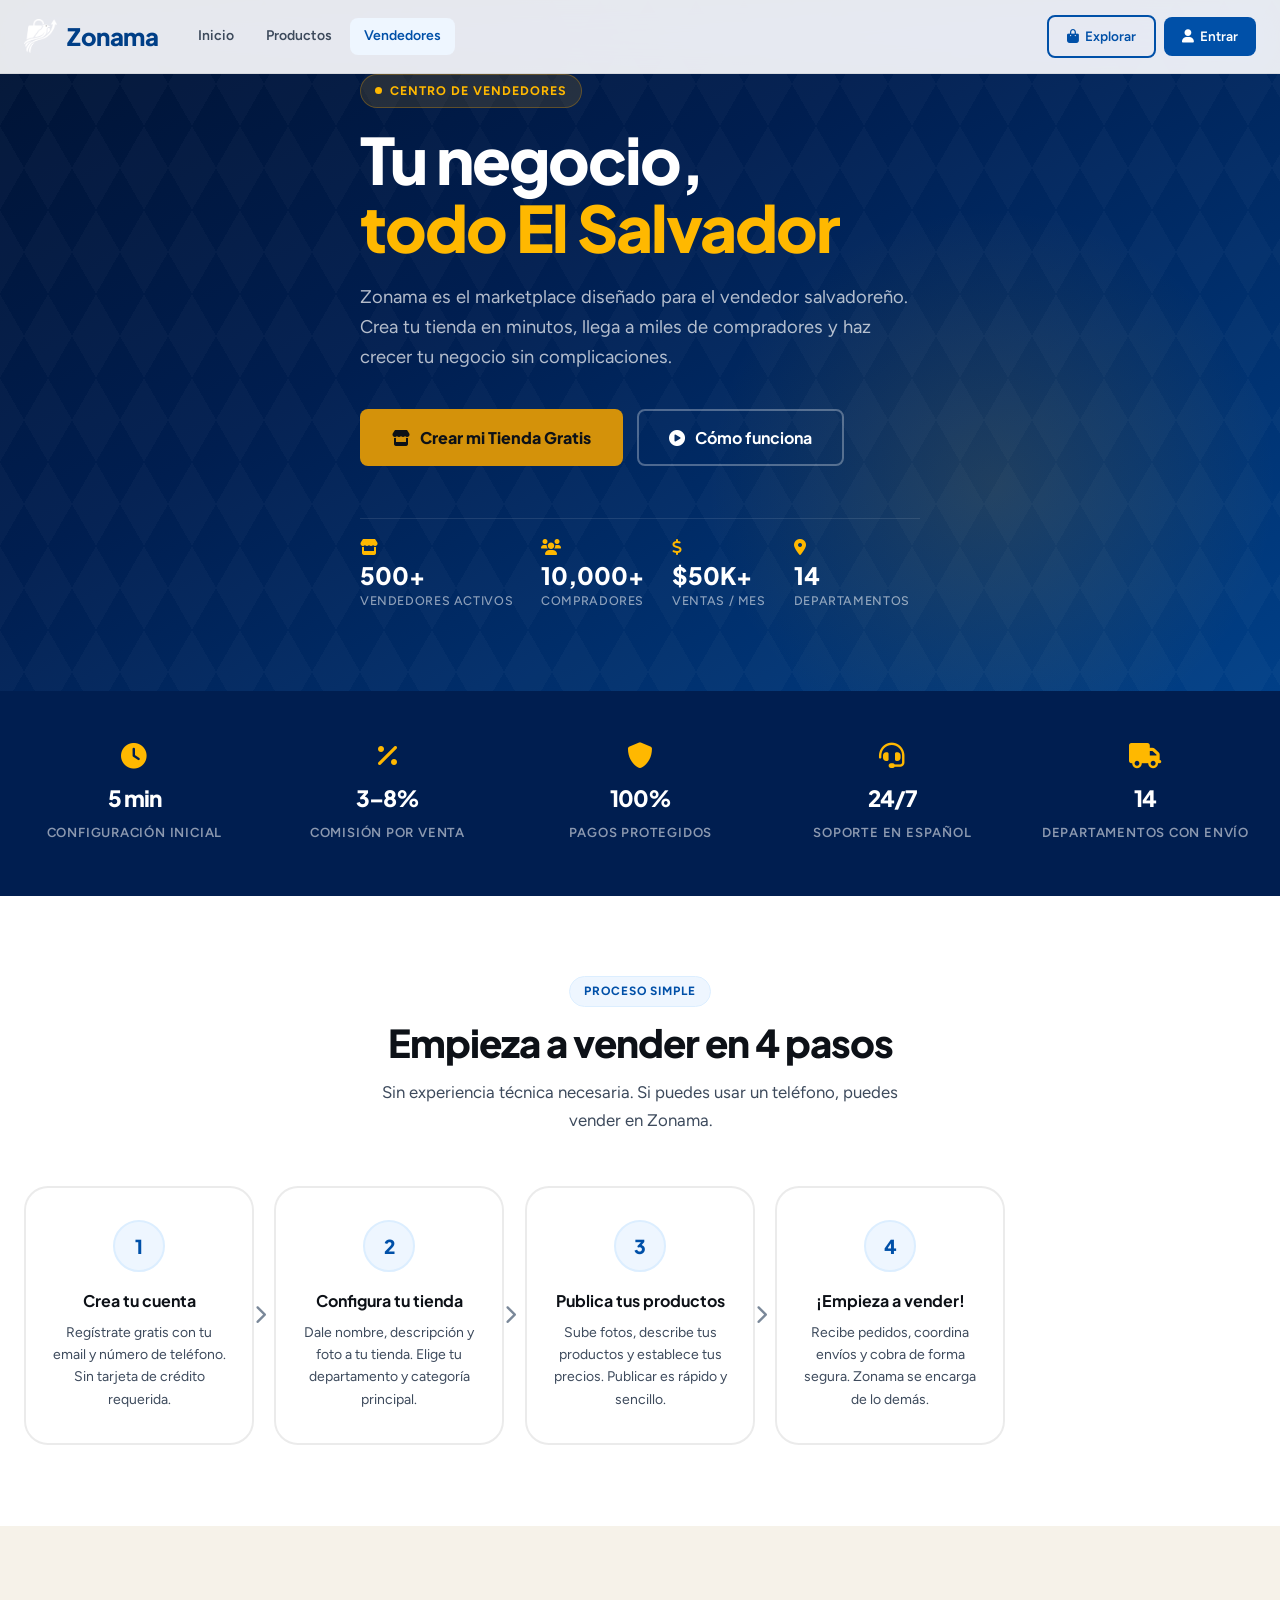
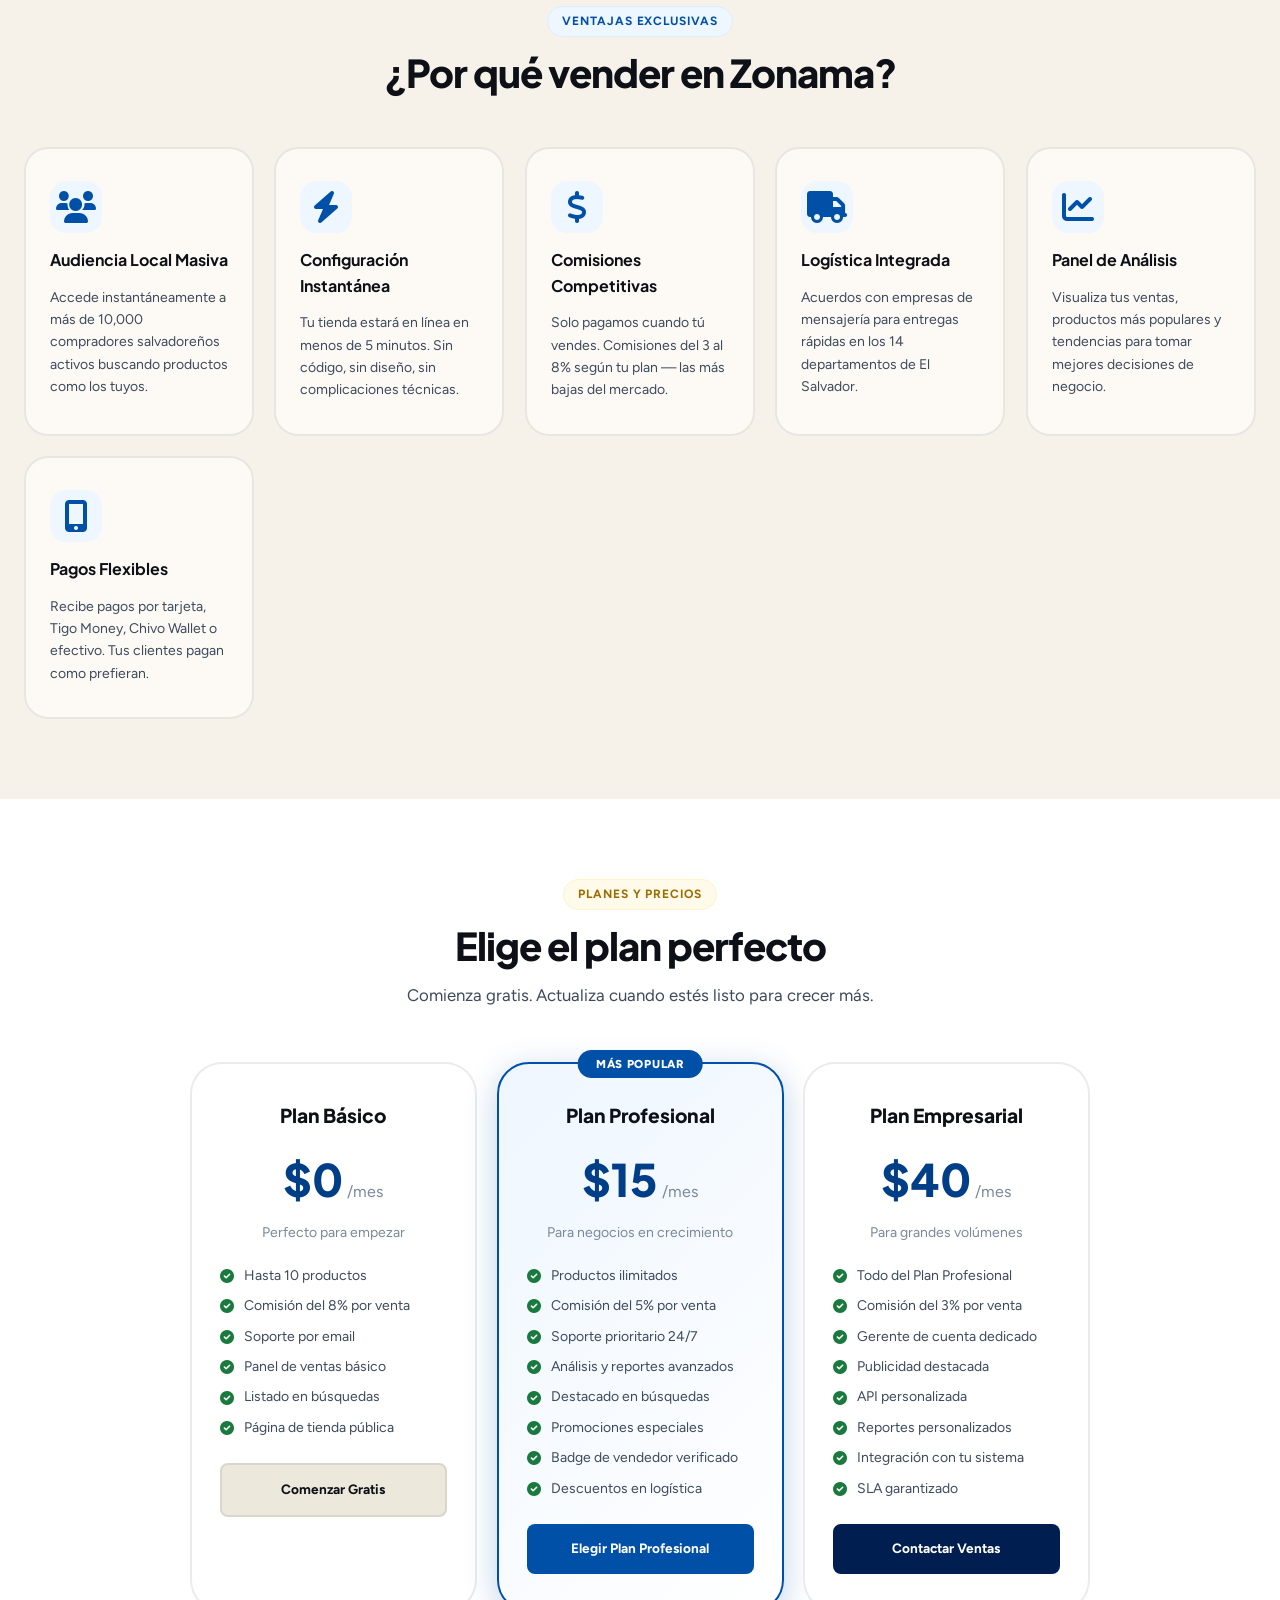
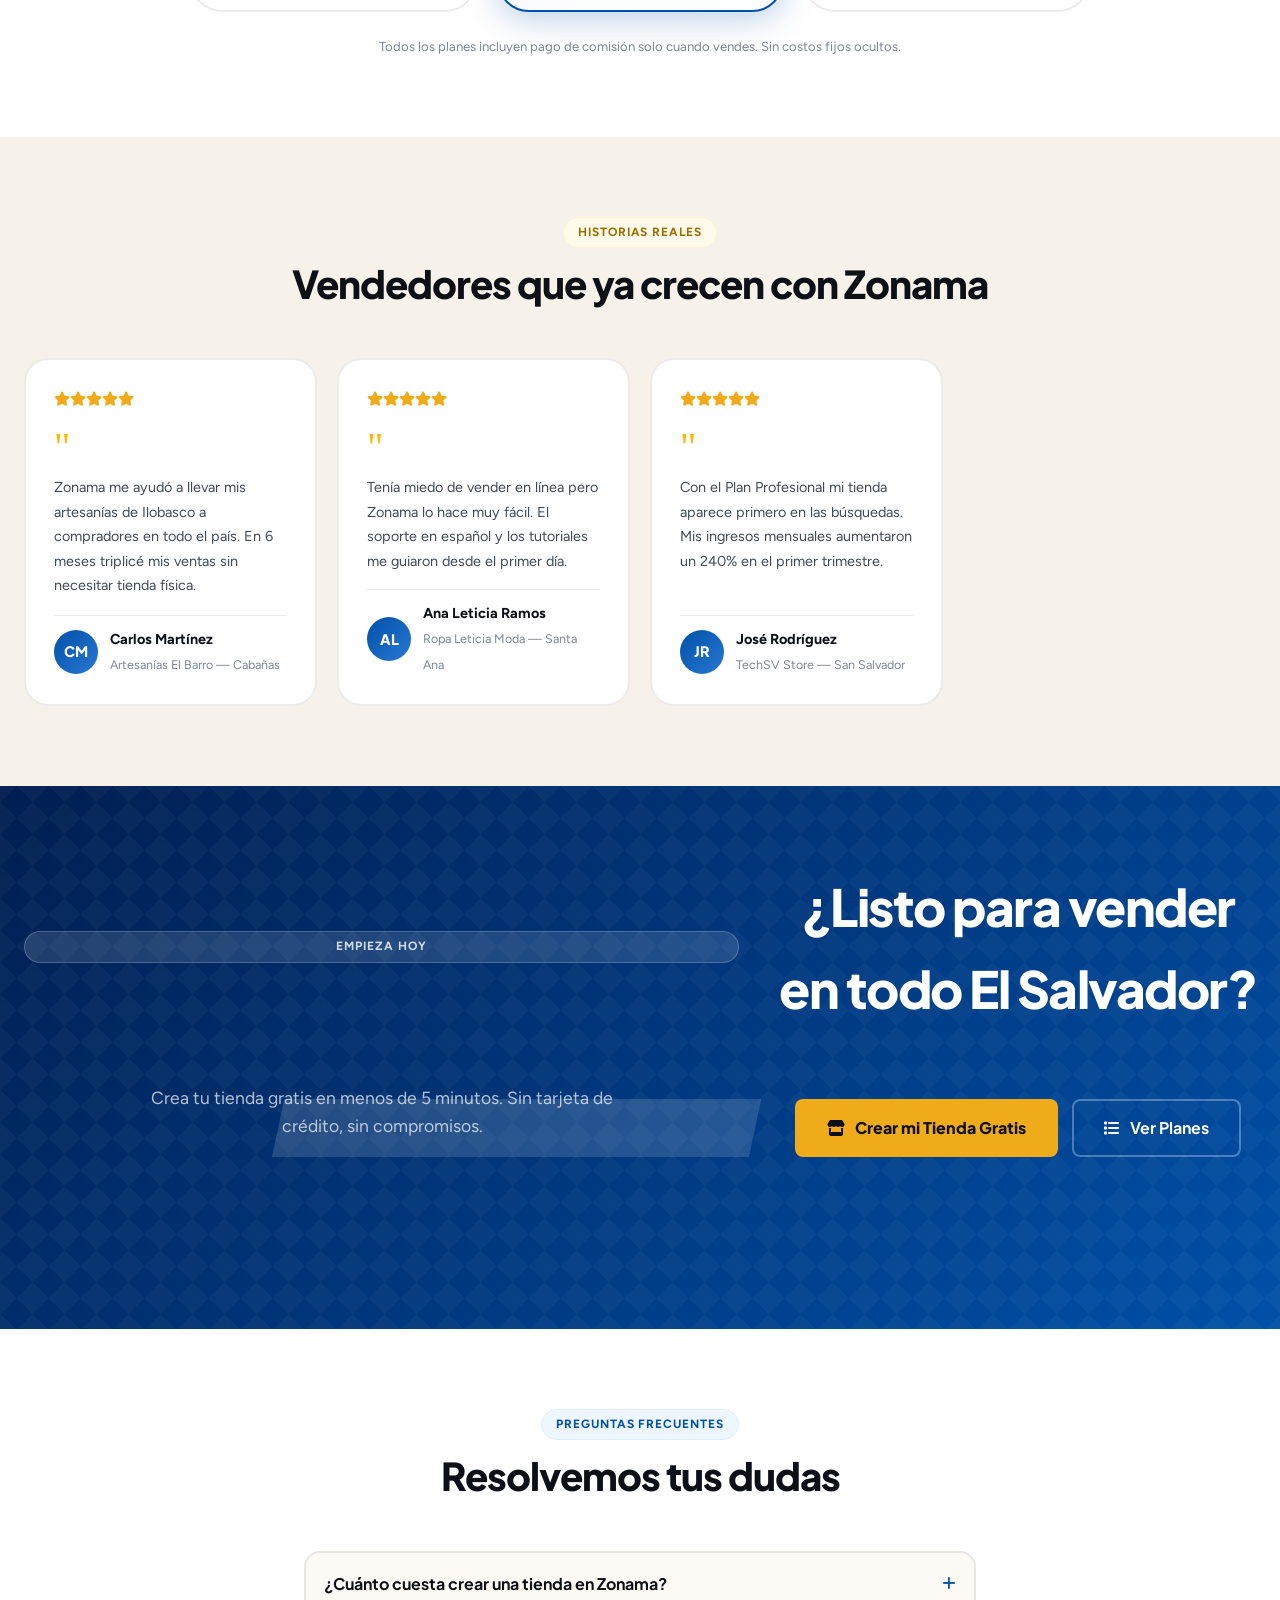
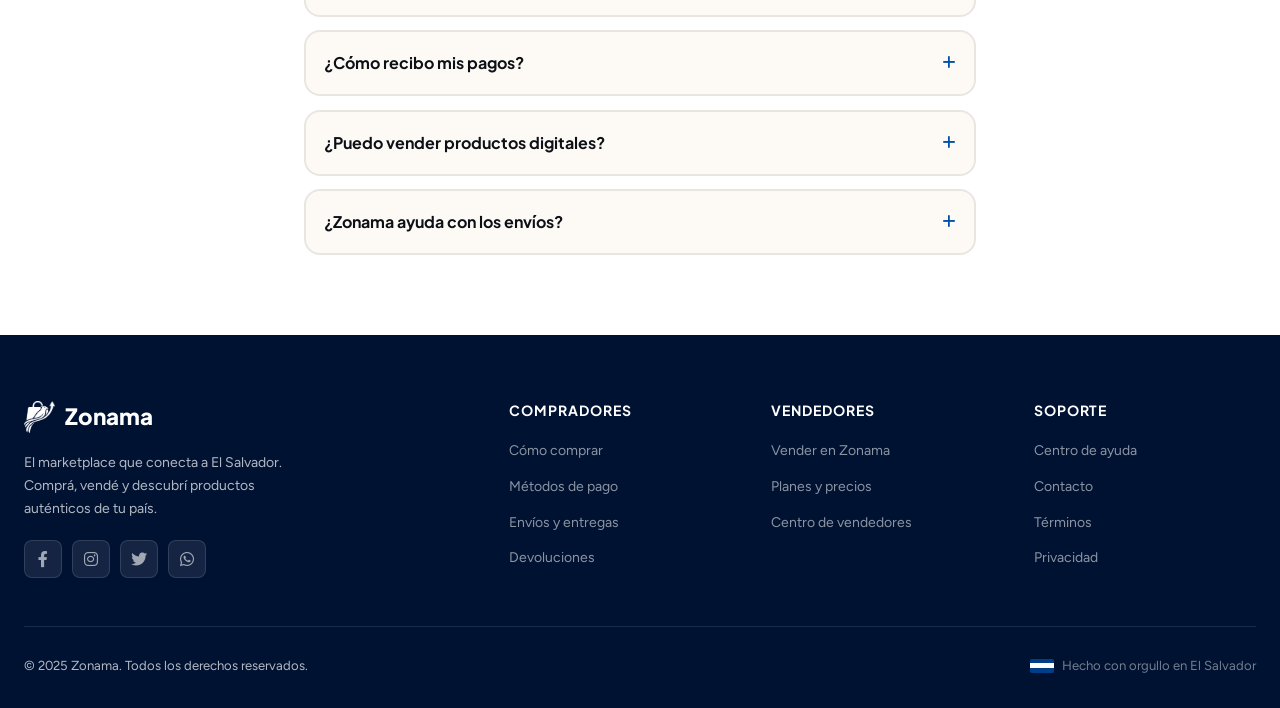
<file: seller.html>
<!DOCTYPE html>
<html lang="es">

<head>
  <meta charset="UTF-8">
  <meta name="viewport" content="width=device-width, initial-scale=1.0">
  <title>Vende en Zonama — Centro de Vendedores El Salvador</title>
  <meta name="description" content="Crea tu tienda en Zonama y vende a miles de compradores en El Salvador. Planes desde gratis. Fácil, rápido y seguro.">
  <meta property="og:type"        content="website">
  <meta property="og:title"       content="Vende en Zonama — Centro de Vendedores">
  <meta property="og:description" content="Únete a 500+ vendedores salvadoreños en Zonama. Crea tu tienda gratis en 5 minutos.">
  <meta property="og:url"         content="https://zonama.sv/seller">
  <meta name="twitter:card"       content="summary_large_image">
  <link rel="preconnect" href="https://fonts.googleapis.com">
  <link rel="preconnect" href="https://fonts.gstatic.com" crossorigin>

  <link rel="stylesheet" href="css/styles.css">
  <link rel="stylesheet" href="css/animations.css">
  <link href="https://cdnjs.cloudflare.com/ajax/libs/font-awesome/6.0.0/css/all.min.css" rel="stylesheet">
</head>

<body>
  <div class="scroll-progress" id="scrollProgress" aria-hidden="true"></div>

  <!-- NAV -->
  <header class="header" id="mainHeader">
    <div class="container">
      <div class="logo">
        <a href="index.html">
          <img src="data/logo/Recurso 31-1.png" class="logo-icon-img" alt="Zonama">
          Zonama
        </a>
      </div>
      <nav class="nav-links">
        <a href="index.html" class="nav-link">Inicio</a>
        <a href="products.html" class="nav-link">Productos</a>
        <a href="seller.html" class="nav-link active">Vendedores</a>
      </nav>
      <div style="flex:1"></div>
      <div class="header-actions">
        <a href="products.html" class="btn-secondary" style="display:inline-flex;align-items:center;gap:6px;">
          <i class="fas fa-shopping-bag"></i> Explorar
        </a>
        <a href="index.html#hero" class="btn-primary" style="display:inline-flex;align-items:center;gap:6px;">
          <i class="fas fa-user"></i> Entrar
        </a>
      </div>
    </div>
  </header>

  <main>

    <!-- ============================================================
         SELLER HERO
    ============================================================ -->
    <section class="seller-page-hero">
      <div class="container">
        <div class="hero-badge hero-badge-in" style="margin-bottom:18px">
          <span class="hero-badge-dot"></span>
          Centro de Vendedores
        </div>
        <h1 class="hero-animate-1">
          Tu negocio,<br>
          <span>todo El Salvador</span>
        </h1>
        <p class="hero-animate-2">
          Zonama es el marketplace diseñado para el vendedor salvadoreño. Crea tu tienda en minutos,
          llega a miles de compradores y haz crecer tu negocio sin complicaciones.
        </p>
        <div class="hero-buttons hero-animate-3">
          <a href="index.html" onclick="setTimeout(()=>{ if(window.app) app.openSellerRegistration(); }, 300)" class="btn-hero-primary btn-press">
            <i class="fas fa-store"></i>
            Crear mi Tienda Gratis
          </a>
          <a href="#how-it-works" class="btn-hero-secondary btn-press">
            <i class="fas fa-play-circle"></i>
            Cómo funciona
          </a>
        </div>
        <div class="hero-stats hero-animate-4">
          <div class="stat">
            <i class="fas fa-store"></i>
            <span class="stat-number">500+</span>
            <span class="stat-label">Vendedores Activos</span>
          </div>
          <div class="stat">
            <i class="fas fa-users"></i>
            <span class="stat-number">10,000+</span>
            <span class="stat-label">Compradores</span>
          </div>
          <div class="stat">
            <i class="fas fa-dollar-sign"></i>
            <span class="stat-number">$50K+</span>
            <span class="stat-label">Ventas / Mes</span>
          </div>
          <div class="stat">
            <i class="fas fa-map-marker-alt"></i>
            <span class="stat-number">14</span>
            <span class="stat-label">Departamentos</span>
          </div>
        </div>
      </div>
    </section>

    <!-- ============================================================
         STATS STRIP
    ============================================================ -->
    <div class="stats-strip">
      <div class="container">
        <div class="stat-item reveal stagger-1">
          <i class="fas fa-clock"></i>
          <strong>5 min</strong>
          <span>Configuración Inicial</span>
        </div>
        <div class="stat-item reveal stagger-2">
          <i class="fas fa-percentage"></i>
          <strong>3–8%</strong>
          <span>Comisión por Venta</span>
        </div>
        <div class="stat-item reveal stagger-3">
          <i class="fas fa-shield-alt"></i>
          <strong>100%</strong>
          <span>Pagos Protegidos</span>
        </div>
        <div class="stat-item reveal stagger-4">
          <i class="fas fa-headset"></i>
          <strong>24/7</strong>
          <span>Soporte en Español</span>
        </div>
        <div class="stat-item reveal stagger-5">
          <i class="fas fa-truck"></i>
          <strong>14</strong>
          <span>Departamentos con Envío</span>
        </div>
      </div>
    </div>

    <!-- ============================================================
         HOW IT WORKS
    ============================================================ -->
    <section class="how-it-works" id="how-it-works" style="background:var(--surface)">
      <div class="container">
        <div class="section-header reveal">
          <span class="section-label">Proceso Simple</span>
          <h2 class="section-title">Empieza a vender en 4 pasos</h2>
          <p class="section-subtitle">Sin experiencia técnica necesaria. Si puedes usar un teléfono, puedes vender en Zonama.</p>
        </div>

        <div class="steps-grid">
          <div class="step-card reveal stagger-1">
            <div class="step-number">1</div>
            <h3>Crea tu cuenta</h3>
            <p>Regístrate gratis con tu email y número de teléfono. Sin tarjeta de crédito requerida.</p>
            <div class="step-arrow"><i class="fas fa-chevron-right"></i></div>
          </div>
          <div class="step-card reveal stagger-2">
            <div class="step-number">2</div>
            <h3>Configura tu tienda</h3>
            <p>Dale nombre, descripción y foto a tu tienda. Elige tu departamento y categoría principal.</p>
            <div class="step-arrow"><i class="fas fa-chevron-right"></i></div>
          </div>
          <div class="step-card reveal stagger-3">
            <div class="step-number">3</div>
            <h3>Publica tus productos</h3>
            <p>Sube fotos, describe tus productos y establece tus precios. Publicar es rápido y sencillo.</p>
            <div class="step-arrow"><i class="fas fa-chevron-right"></i></div>
          </div>
          <div class="step-card reveal stagger-4">
            <div class="step-number">4</div>
            <h3>¡Empieza a vender!</h3>
            <p>Recibe pedidos, coordina envíos y cobra de forma segura. Zonama se encarga de lo demás.</p>
          </div>
        </div>
      </div>
    </section>

    <!-- ============================================================
         WHY ZONAMA FOR SELLERS
    ============================================================ -->
    <section style="background:var(--bg)">
      <div class="container">
        <div class="section-header reveal">
          <span class="section-label">Ventajas Exclusivas</span>
          <h2 class="section-title">¿Por qué vender en Zonama?</h2>
        </div>

        <div class="benefits-grid">
          <div class="benefit-card reveal stagger-1">
            <i class="fas fa-users"></i>
            <h3>Audiencia Local Masiva</h3>
            <p>Accede instantáneamente a más de 10,000 compradores salvadoreños activos buscando productos como los tuyos.</p>
          </div>
          <div class="benefit-card reveal stagger-2">
            <i class="fas fa-bolt"></i>
            <h3>Configuración Instantánea</h3>
            <p>Tu tienda estará en línea en menos de 5 minutos. Sin código, sin diseño, sin complicaciones técnicas.</p>
          </div>
          <div class="benefit-card reveal stagger-3">
            <i class="fas fa-dollar-sign"></i>
            <h3>Comisiones Competitivas</h3>
            <p>Solo pagamos cuando tú vendes. Comisiones del 3 al 8% según tu plan — las más bajas del mercado.</p>
          </div>
          <div class="benefit-card reveal stagger-4">
            <i class="fas fa-truck"></i>
            <h3>Logística Integrada</h3>
            <p>Acuerdos con empresas de mensajería para entregas rápidas en los 14 departamentos de El Salvador.</p>
          </div>
          <div class="benefit-card reveal stagger-5">
            <i class="fas fa-chart-line"></i>
            <h3>Panel de Análisis</h3>
            <p>Visualiza tus ventas, productos más populares y tendencias para tomar mejores decisiones de negocio.</p>
          </div>
          <div class="benefit-card reveal stagger-6">
            <i class="fas fa-mobile-alt"></i>
            <h3>Pagos Flexibles</h3>
            <p>Recibe pagos por tarjeta, Tigo Money, Chivo Wallet o efectivo. Tus clientes pagan como prefieran.</p>
          </div>
        </div>
      </div>
    </section>

    <!-- ============================================================
         PRICING PLANS
    ============================================================ -->
    <section id="planes" style="background:var(--surface)">
      <div class="container">
        <div class="section-header reveal">
          <span class="section-label gold">Planes y Precios</span>
          <h2 class="section-title">Elige el plan perfecto</h2>
          <p class="section-subtitle">Comienza gratis. Actualiza cuando estés listo para crecer más.</p>
        </div>

        <div class="seller-plans-full">

          <div class="plan-card-full reveal stagger-1">
            <h3>Plan Básico</h3>
            <div class="plan-price" style="margin:12px 0 4px">
              <span class="price-amount">$0</span>
              <span class="price-period">/mes</span>
            </div>
            <p>Perfecto para empezar</p>
            <ul>
              <li><i class="fas fa-check-circle"></i> Hasta 10 productos</li>
              <li><i class="fas fa-check-circle"></i> Comisión del 8% por venta</li>
              <li><i class="fas fa-check-circle"></i> Soporte por email</li>
              <li><i class="fas fa-check-circle"></i> Panel de ventas básico</li>
              <li><i class="fas fa-check-circle"></i> Listado en búsquedas</li>
              <li><i class="fas fa-check-circle"></i> Página de tienda pública</li>
            </ul>
            <a href="index.html" class="btn-plan btn-plan-basic" style="display:block;padding:14px;text-align:center;">Comenzar Gratis</a>
          </div>

          <div class="plan-card-full featured reveal stagger-2">
            <div class="plan-featured-badge">Más Popular</div>
            <h3>Plan Profesional</h3>
            <div class="plan-price" style="margin:12px 0 4px">
              <span class="price-amount">$15</span>
              <span class="price-period">/mes</span>
            </div>
            <p>Para negocios en crecimiento</p>
            <ul>
              <li><i class="fas fa-check-circle"></i> Productos ilimitados</li>
              <li><i class="fas fa-check-circle"></i> Comisión del 5% por venta</li>
              <li><i class="fas fa-check-circle"></i> Soporte prioritario 24/7</li>
              <li><i class="fas fa-check-circle"></i> Análisis y reportes avanzados</li>
              <li><i class="fas fa-check-circle"></i> Destacado en búsquedas</li>
              <li><i class="fas fa-check-circle"></i> Promociones especiales</li>
              <li><i class="fas fa-check-circle"></i> Badge de vendedor verificado</li>
              <li><i class="fas fa-check-circle"></i> Descuentos en logística</li>
            </ul>
            <a href="index.html" class="btn-plan btn-plan-pro" style="display:block;padding:14px;text-align:center;">Elegir Plan Profesional</a>
          </div>

          <div class="plan-card-full reveal stagger-3">
            <h3>Plan Empresarial</h3>
            <div class="plan-price" style="margin:12px 0 4px">
              <span class="price-amount">$40</span>
              <span class="price-period">/mes</span>
            </div>
            <p>Para grandes volúmenes</p>
            <ul>
              <li><i class="fas fa-check-circle"></i> Todo del Plan Profesional</li>
              <li><i class="fas fa-check-circle"></i> Comisión del 3% por venta</li>
              <li><i class="fas fa-check-circle"></i> Gerente de cuenta dedicado</li>
              <li><i class="fas fa-check-circle"></i> Publicidad destacada</li>
              <li><i class="fas fa-check-circle"></i> API personalizada</li>
              <li><i class="fas fa-check-circle"></i> Reportes personalizados</li>
              <li><i class="fas fa-check-circle"></i> Integración con tu sistema</li>
              <li><i class="fas fa-check-circle"></i> SLA garantizado</li>
            </ul>
            <a href="mailto:ventas@zonama.sv" class="btn-plan btn-plan-enterprise" style="display:block;padding:14px;text-align:center;">Contactar Ventas</a>
          </div>

        </div>

        <p style="text-align:center;margin-top:24px;font-size:0.82rem;color:var(--text-3)">
          Todos los planes incluyen pago de comisión solo cuando vendes. Sin costos fijos ocultos.
        </p>
      </div>
    </section>

    <!-- ============================================================
         TESTIMONIALS
    ============================================================ -->
    <section style="background:var(--bg)">
      <div class="container">
        <div class="section-header reveal">
          <span class="section-label gold">Historias Reales</span>
          <h2 class="section-title">Vendedores que ya crecen con Zonama</h2>
        </div>
        <div class="testimonials-grid">
          <div class="testimonial-card reveal stagger-1">
            <div class="testimonial-stars"><i class="fas fa-star"></i><i class="fas fa-star"></i><i class="fas fa-star"></i><i class="fas fa-star"></i><i class="fas fa-star"></i></div>
            <div class="testimonial-quote">"</div>
            <p>Zonama me ayudó a llevar mis artesanías de Ilobasco a compradores en todo el país. En 6 meses triplicé mis ventas sin necesitar tienda física.</p>
            <div class="testimonial-author">
              <div class="testimonial-avatar">CM</div>
              <div class="testimonial-author-info"><strong>Carlos Martínez</strong><span>Artesanías El Barro — Cabañas</span></div>
            </div>
          </div>
          <div class="testimonial-card reveal stagger-2">
            <div class="testimonial-stars"><i class="fas fa-star"></i><i class="fas fa-star"></i><i class="fas fa-star"></i><i class="fas fa-star"></i><i class="fas fa-star"></i></div>
            <div class="testimonial-quote">"</div>
            <p>Tenía miedo de vender en línea pero Zonama lo hace muy fácil. El soporte en español y los tutoriales me guiaron desde el primer día.</p>
            <div class="testimonial-author">
              <div class="testimonial-avatar">AL</div>
              <div class="testimonial-author-info"><strong>Ana Leticia Ramos</strong><span>Ropa Leticia Moda — Santa Ana</span></div>
            </div>
          </div>
          <div class="testimonial-card reveal stagger-3">
            <div class="testimonial-stars"><i class="fas fa-star"></i><i class="fas fa-star"></i><i class="fas fa-star"></i><i class="fas fa-star"></i><i class="fas fa-star"></i></div>
            <div class="testimonial-quote">"</div>
            <p>Con el Plan Profesional mi tienda aparece primero en las búsquedas. Mis ingresos mensuales aumentaron un 240% en el primer trimestre.</p>
            <div class="testimonial-author">
              <div class="testimonial-avatar">JR</div>
              <div class="testimonial-author-info"><strong>José Rodríguez</strong><span>TechSV Store — San Salvador</span></div>
            </div>
          </div>
        </div>
      </div>
    </section>

    <!-- ============================================================
         FINAL CTA
    ============================================================ -->
    <section class="seller-cta-banner">
      <div class="container" style="text-align:center">
        <span class="section-label" style="display:inline-block;margin-bottom:16px;background:rgba(255,255,255,0.12);border-color:rgba(255,255,255,0.2);color:rgba(255,255,255,0.8)">Empieza Hoy</span>
        <h2 class="reveal" style="color:white;font-family:var(--font-display);font-size:clamp(2rem,4vw,3.2rem);font-weight:900;letter-spacing:-1.5px;margin-bottom:14px">
          ¿Listo para vender<br>en todo El Salvador?
        </h2>
        <p class="reveal stagger-1" style="color:rgba(255,255,255,0.70);font-size:1.1rem;max-width:500px;margin:0 auto 32px;">
          Crea tu tienda gratis en menos de 5 minutos. Sin tarjeta de crédito, sin compromisos.
        </p>
        <div class="reveal stagger-2" style="display:flex;gap:14px;justify-content:center;flex-wrap:wrap">
          <a href="index.html" class="btn-cta-gold btn-press" style="display:inline-flex;align-items:center;gap:10px">
            <i class="fas fa-store"></i>
            Crear mi Tienda Gratis
          </a>
          <a href="#planes" class="btn-hero-secondary btn-press" style="display:inline-flex;align-items:center;gap:10px">
            <i class="fas fa-list"></i>
            Ver Planes
          </a>
        </div>
        <p class="reveal stagger-3" style="color:rgba(255,255,255,0.45);font-size:0.82rem;margin-top:16px">
          Sin tarjeta de crédito requerida • Configuración en 5 minutos • Soporte en español
        </p>
      </div>
    </section>

    <!-- FAQ -->
    <section style="background:var(--surface)">
      <div class="container" style="max-width:720px">
        <div class="section-header reveal">
          <span class="section-label">Preguntas Frecuentes</span>
          <h2 class="section-title">Resolvemos tus dudas</h2>
        </div>
        <div style="display:flex;flex-direction:column;gap:14px">
          <details class="reveal stagger-1" style="background:var(--surface-2);border:2px solid var(--border);border-radius:var(--r-lg);padding:18px;cursor:pointer">
            <summary style="font-family:var(--font-display);font-weight:700;font-size:1rem;color:var(--text);list-style:none;display:flex;justify-content:space-between;align-items:center">
              ¿Cuánto cuesta crear una tienda en Zonama?
              <i class="fas fa-plus" style="color:var(--brand);font-size:0.9rem;flex-shrink:0"></i>
            </summary>
            <p style="margin-top:12px;font-size:0.875rem;color:var(--text-2);line-height:1.65">Crear tu tienda es completamente gratis con el Plan Básico. Solo pagas una comisión del 8% cuando realizas una venta, es decir, si no vendes, no pagas nada.</p>
          </details>
          <details class="reveal stagger-2" style="background:var(--surface-2);border:2px solid var(--border);border-radius:var(--r-lg);padding:18px;cursor:pointer">
            <summary style="font-family:var(--font-display);font-weight:700;font-size:1rem;color:var(--text);list-style:none;display:flex;justify-content:space-between;align-items:center">
              ¿Cómo recibo mis pagos?
              <i class="fas fa-plus" style="color:var(--brand);font-size:0.9rem;flex-shrink:0"></i>
            </summary>
            <p style="margin-top:12px;font-size:0.875rem;color:var(--text-2);line-height:1.65">Los pagos se procesan de forma segura y se depositan en tu cuenta bancaria o billetera digital (Tigo Money, Chivo Wallet) dentro de 24–48 horas después de confirmar la entrega.</p>
          </details>
          <details class="reveal stagger-3" style="background:var(--surface-2);border:2px solid var(--border);border-radius:var(--r-lg);padding:18px;cursor:pointer">
            <summary style="font-family:var(--font-display);font-weight:700;font-size:1rem;color:var(--text);list-style:none;display:flex;justify-content:space-between;align-items:center">
              ¿Puedo vender productos digitales?
              <i class="fas fa-plus" style="color:var(--brand);font-size:0.9rem;flex-shrink:0"></i>
            </summary>
            <p style="margin-top:12px;font-size:0.875rem;color:var(--text-2);line-height:1.65">Sí. Zonama soporta tanto productos físicos como digitales. Para productos digitales, la entrega es inmediata y automática después del pago. No se aplican costos de envío.</p>
          </details>
          <details class="reveal stagger-4" style="background:var(--surface-2);border:2px solid var(--border);border-radius:var(--r-lg);padding:18px;cursor:pointer">
            <summary style="font-family:var(--font-display);font-weight:700;font-size:1rem;color:var(--text);list-style:none;display:flex;justify-content:space-between;align-items:center">
              ¿Zonama ayuda con los envíos?
              <i class="fas fa-plus" style="color:var(--brand);font-size:0.9rem;flex-shrink:0"></i>
            </summary>
            <p style="margin-top:12px;font-size:0.875rem;color:var(--text-2);line-height:1.65">Sí. Tenemos alianzas con empresas de mensajería local para entregas en todos los departamentos de El Salvador. Los vendedores del Plan Profesional y Empresarial reciben tarifas preferenciales.</p>
          </details>
        </div>
      </div>
    </section>

  </main>

  <!-- FOOTER -->
  <footer class="footer">
    <div class="container">
      <div class="footer-grid">
        <div class="footer-brand">
          <div class="footer-logo">
            <img src="data/logo/Recurso 31-1.png" alt="Zonama">
            Zonama
          </div>
          <p class="footer-desc">El marketplace que conecta a El Salvador. Comprá, vendé y descubrí productos auténticos de tu país.</p>
          <div class="footer-social">
            <a href="#" class="social-btn" aria-label="Facebook"><i class="fab fa-facebook-f"></i></a>
            <a href="#" class="social-btn" aria-label="Instagram"><i class="fab fa-instagram"></i></a>
            <a href="#" class="social-btn" aria-label="Twitter"><i class="fab fa-twitter"></i></a>
            <a href="#" class="social-btn" aria-label="WhatsApp"><i class="fab fa-whatsapp"></i></a>
          </div>
        </div>
        <div class="footer-col">
          <h4>Compradores</h4>
          <ul><li><a href="#">Cómo comprar</a></li><li><a href="#">Métodos de pago</a></li><li><a href="#">Envíos y entregas</a></li><li><a href="#">Devoluciones</a></li></ul>
        </div>
        <div class="footer-col">
          <h4>Vendedores</h4>
          <ul><li><a href="seller.html">Vender en Zonama</a></li><li><a href="#planes">Planes y precios</a></li><li><a href="#">Centro de vendedores</a></li></ul>
        </div>
        <div class="footer-col">
          <h4>Soporte</h4>
          <ul><li><a href="#">Centro de ayuda</a></li><li><a href="#">Contacto</a></li><li><a href="#">Términos</a></li><li><a href="#">Privacidad</a></li></ul>
        </div>
      </div>
      <div class="footer-bottom">
        <p>&copy; 2025 Zonama. Todos los derechos reservados.</p>
        <div class="footer-sv">
          <div class="sv-flag"><div class="sv-flag-stripe"></div><div class="sv-flag-stripe"></div><div class="sv-flag-stripe"></div></div>
          Hecho con orgullo en El Salvador
        </div>
      </div>
    </div>
  </footer>

  <script>
    (function () {
      const io = new IntersectionObserver((entries) => {
        entries.forEach(e => { if (e.isIntersecting) { e.target.classList.add('visible'); io.unobserve(e.target); } });
      }, { threshold: 0.10, rootMargin: '0px 0px -40px 0px' });
      document.querySelectorAll('.reveal,.reveal-left,.reveal-right,.reveal-scale').forEach(el => io.observe(el));

      const header   = document.getElementById('mainHeader');
      const progress = document.getElementById('scrollProgress');
      const maxScroll = () => document.documentElement.scrollHeight - window.innerHeight;
      window.addEventListener('scroll', () => {
        const y = window.scrollY;
        header.classList.toggle('scrolled', y > 40);
        if (progress) progress.style.transform = `scaleX(${Math.min(y / maxScroll(), 1)})`;
      }, { passive: true });

      /* 3D tilt for step-cards and plan-cards */
      ['.step-card', '.plan-card-full', '.benefit-card', '.testimonial-card'].forEach(sel => {
        document.querySelectorAll(sel).forEach(card => {
          card.addEventListener('mousemove', e => {
            const r = card.getBoundingClientRect(), TILT = 5;
            card.style.setProperty('--rx', `${(-(((e.clientY-r.top)/r.height)-0.5)*TILT).toFixed(2)}deg`);
            card.style.setProperty('--ry', `${((((e.clientX-r.left)/r.width)-0.5)*TILT).toFixed(2)}deg`);
            card.style.transform = `translateY(-6px) rotateX(var(--rx)) rotateY(var(--ry))`;
          });
          card.addEventListener('mouseleave', () => { card.style.transform = ''; });
        });
      });
    })();
  </script>

</body>
</html>
</file>
<file: css/styles.css>
/* ================================================================
   ZONAMA — styles.css
   Salvadoran Cultural Identity Design System
   Bold & cinematic marketplace for El Salvador
   ================================================================ */

@import url('https://fonts.googleapis.com/css2?family=Plus+Jakarta+Sans:ital,wght@0,400;0,500;0,600;0,700;0,800;0,900;1,700&family=Figtree:ital,wght@0,400;0,500;0,600;0,700;1,400&display=swap');

/* ================================================================
   1. DESIGN TOKENS
   ================================================================ */
:root {
  /* --- Salvadoran Flag Blues --- */
  --sv-900: #001232;
  --sv-800: #001E50;
  --sv-700: #003F87;       /* Deep flag blue */
  --sv-600: #0050A8;
  --sv-500: #1565C0;
  --sv-400: #2979D4;
  --sv-300: #4FAAF0;
  --sv-100: #DCEEFF;
  --sv-50:  #EEF6FF;

  /* --- Warm Gold (coffee, harvest, warmth) --- */
  --gold-700: #9A6D00;
  --gold-600: #C4870A;
  --gold-500: #D4920A;     /* Primary accent */
  --gold-400: #F0AB1A;
  --gold-300: #FFB800;
  --gold-200: #FFD166;
  --gold-100: #FFF3CC;
  --gold-50:  #FFFAEA;

  /* --- Earth (coffee, volcanic soil) --- */
  --earth-800: #2D1206;
  --earth-600: #6B3A18;
  --earth-400: #A0622E;
  --earth-200: #D4A57A;

  /* --- Nature Green (coffee, forests) --- */
  --green-700: #0D4A26;
  --green-600: #1A7A3E;
  --green-500: #22A55A;
  --green-200: #A7F3C4;

  /* --- Flag Red (use sparingly) --- */
  --red-600: #BD1C2B;
  --red-500: #D32F3F;

  /* --- Semantic --- */
  --brand:        var(--sv-600);
  --brand-dark:   var(--sv-700);
  --brand-light:  var(--sv-400);
  --brand-rgb:    0, 80, 168;

  --accent:       var(--gold-500);
  --accent-bright: var(--gold-300);
  --accent-rgb:   212, 146, 10;

  --success: var(--green-600);
  --warning: var(--gold-500);
  --error:   var(--red-600);

  /* --- Backgrounds (warm cream palette) --- */
  --bg:        #F6F2E9;
  --bg-2:      #EDE8DC;
  --bg-dark:   #0D1729;
  --surface:   #FFFFFF;
  --surface-2: #FDFAF5;
  --surface-3: #F6F2E9;

  /* --- Text --- */
  --text:     #0D1117;
  --text-2:   #3D4A5C;
  --text-3:   #7A8899;
  --text-inv: #FFFFFF;

  /* --- Borders --- */
  --border:        rgba(0,0,0,0.08);
  --border-strong: rgba(0,0,0,0.14);
  --border-brand:  rgba(0,80,168,0.20);

  /* --- Typography --- */
  --font-display: 'Plus Jakarta Sans', system-ui, sans-serif;
  --font-body:    'Figtree', system-ui, sans-serif;

  /* --- Radius --- */
  --r-xs:   4px;
  --r-sm:   8px;
  --r:      12px;
  --r-lg:   16px;
  --r-xl:   24px;
  --r-2xl:  32px;
  --r-full: 9999px;

  /* --- Shadows --- */
  --sh-xs:    0 1px 3px rgba(0,0,0,0.07);
  --sh-sm:    0 2px 8px rgba(0,0,0,0.08);
  --sh:       0 4px 20px rgba(0,0,0,0.10);
  --sh-lg:    0 12px 40px rgba(0,0,0,0.14);
  --sh-xl:    0 24px 64px rgba(0,0,0,0.18);
  --sh-brand: 0 8px 32px rgba(0,80,168,0.25);
  --sh-gold:  0 8px 32px rgba(212,146,10,0.30);

  /* --- Easing --- */
  --ease:        cubic-bezier(0.4, 0, 0.2, 1);
  --ease-spring: cubic-bezier(0.34, 1.56, 0.64, 1);
  --ease-out:    cubic-bezier(0, 0, 0.2, 1);
  --t:           0.2s var(--ease);
  --t-slow:      0.4s var(--ease);

  /* --- Layout --- */
  --nav-h: 74px;
  --max-w: 1320px;
}

/* ================================================================
   2. RESET & BASE
   ================================================================ */
*, *::before, *::after { box-sizing: border-box; margin: 0; padding: 0; }
html { font-size: 16px; scroll-behavior: smooth; }
body {
  font-family: var(--font-body);
  background: var(--bg);
  color: var(--text);
  line-height: 1.6;
  -webkit-font-smoothing: antialiased;
  -moz-osx-font-smoothing: grayscale;
  overflow-x: hidden;
}
img { display: block; max-width: 100%; }
button { cursor: pointer; border: none; background: none; font-family: inherit; font-size: inherit; }
a { color: inherit; text-decoration: none; }
input, select, textarea { font-family: inherit; }
ul, ol { list-style: none; }
.sr-only {
  position: absolute; width: 1px; height: 1px;
  padding: 0; margin: -1px; overflow: hidden;
  clip: rect(0,0,0,0); border: 0;
}
.container {
  max-width: var(--max-w);
  margin: 0 auto;
  padding: 0 24px;
}

/* ================================================================
   3. NAVIGATION
   ================================================================ */
.header {
  position: fixed;
  top: 0; left: 0; right: 0;
  z-index: 1000;
  height: var(--nav-h);
  background: rgba(255,255,255,0.90);
  backdrop-filter: blur(20px) saturate(180%);
  -webkit-backdrop-filter: blur(20px) saturate(180%);
  border-bottom: 1px solid rgba(0,0,0,0.07);
  transition: background var(--t-slow), box-shadow var(--t-slow);
}
.header.scrolled {
  background: rgba(255,255,255,0.97);
  box-shadow: 0 4px 24px rgba(0,0,0,0.09);
}
.header .container {
  height: 100%;
  display: flex;
  align-items: center;
  gap: 18px;
}

/* Logo */
.logo { flex-shrink: 0; }
.logo a, .logo h1 {
  display: flex;
  align-items: center;
  gap: 10px;
  font-family: var(--font-display);
  font-size: 1.5rem;
  font-weight: 800;
  color: var(--brand-dark);
  letter-spacing: -0.5px;
  white-space: nowrap;
  text-decoration: none;
}
.logo a:hover { color: var(--brand); }
.logo-icon-img { height: 34px; width: auto; }
.logo-dot {
  display: inline-block;
  width: 6px; height: 6px;
  background: var(--accent);
  border-radius: 50%;
  margin-left: 2px;
  flex-shrink: 0;
}

/* Nav links (desktop) */
.nav-links {
  display: flex;
  align-items: center;
  gap: 4px;
  margin-left: 8px;
}
.nav-link {
  padding: 7px 14px;
  font-size: 0.875rem;
  font-weight: 600;
  color: var(--text-2);
  border-radius: var(--r-sm);
  transition: color var(--t), background var(--t);
  white-space: nowrap;
}
.nav-link:hover  { color: var(--brand); background: var(--sv-50); }
.nav-link.active { color: var(--brand); background: var(--sv-50); }

/* Search */
.search-bar {
  flex: 1;
  max-width: 480px;
  display: flex;
  align-items: center;
  background: var(--bg);
  border-radius: var(--r-full);
  border: 2px solid transparent;
  transition: var(--t-slow);
  overflow: hidden;
}
.search-bar:focus-within {
  background: white;
  border-color: var(--brand);
  box-shadow: 0 0 0 4px rgba(var(--brand-rgb),0.10);
}
.search-bar input {
  flex: 1;
  border: none;
  background: transparent;
  padding: 11px 16px;
  font-size: 0.9rem;
  outline: none;
  color: var(--text);
  min-width: 0;
}
.search-bar input::placeholder { color: var(--text-3); }
#searchBtn {
  width: 42px; height: 42px;
  flex-shrink: 0;
  display: flex;
  align-items: center;
  justify-content: center;
  background: var(--brand);
  color: white;
  border-radius: var(--r-full);
  margin: 2px;
  font-size: 0.9rem;
  transition: var(--t);
}
#searchBtn:hover { background: var(--brand-dark); transform: scale(1.05); }

/* Header actions */
.header-actions {
  margin-left: auto;
  display: flex;
  align-items: center;
  gap: 8px;
  flex-shrink: 0;
}
.btn-secondary {
  padding: 9px 18px;
  border: 2px solid var(--brand);
  color: var(--brand);
  border-radius: var(--r-sm);
  font-weight: 600;
  font-size: 0.85rem;
  transition: var(--t);
  white-space: nowrap;
}
.btn-secondary:hover {
  background: var(--brand);
  color: white;
  transform: translateY(-1px);
  box-shadow: var(--sh-brand);
}
.btn-primary {
  padding: 9px 18px;
  background-color: var(--brand) !important;
  background-image: none !important;
  color: white !important;
  border-radius: var(--r-sm);
  font-weight: 600;
  font-size: 0.85rem;
  transition: var(--t);
  white-space: nowrap;
}
.btn-primary:hover {
  background-color: var(--brand-dark) !important;
  background-image: none !important;
  transform: translateY(-1px);
  box-shadow: var(--sh-brand);
}

/* Icon buttons */
.cart-icon, .wishlist-icon, .orders-icon {
  position: relative;
  cursor: pointer;
  width: 42px; height: 42px;
  border-radius: 50%;
  display: flex;
  align-items: center;
  justify-content: center;
  color: var(--text-2);
  font-size: 1.05rem;
  transition: var(--t);
  border: 1.5px solid var(--border-strong);
  background: var(--surface);
}
.cart-icon:hover,
.wishlist-icon:hover,
.orders-icon:hover {
  color: var(--brand);
  border-color: var(--brand);
  background: var(--sv-50);
  transform: translateY(-1px);
  box-shadow: var(--sh-brand);
}
.cart-count {
  position: absolute;
  top: -5px; right: -5px;
  background: var(--accent);
  color: white;
  min-width: 18px; height: 18px;
  border-radius: var(--r-full);
  padding: 0 4px;
  font-size: 10px;
  font-weight: 700;
  display: flex;
  align-items: center;
  justify-content: center;
  border: 2px solid white;
}

/* ================================================================
   4. HERO — Cinematic, full-viewport
   ================================================================ */
.hero {
  position: relative;
  min-height: 100svh;
  display: flex;
  align-items: center;
  overflow: hidden;
  padding-top: var(--nav-h);
  background:
    linear-gradient(135deg,
      #001232 0%,
      #001E50 35%,
      #003F87 65%,
      #001E50 85%,
      #001232 100%);
}

/* Geometric Mayan-inspired pattern overlay */
.hero::before {
  content: '';
  position: absolute;
  inset: 0;
  background-image:
    linear-gradient(60deg, rgba(255,255,255,0.025) 25%, transparent 25%),
    linear-gradient(-60deg, rgba(255,255,255,0.025) 25%, transparent 25%),
    linear-gradient(60deg, transparent 75%, rgba(255,255,255,0.025) 75%),
    linear-gradient(-60deg, transparent 75%, rgba(255,255,255,0.025) 75%);
  background-size: 48px 84px;
  background-position: 0 0, 0 0, 24px 42px, 24px 42px;
  animation: heroPattern 20s linear infinite;
  pointer-events: none;
}

/* Warm gold glow in lower right */
.hero::after {
  content: '';
  position: absolute;
  bottom: -10%;
  right: -5%;
  width: 55%;
  height: 80%;
  background: radial-gradient(ellipse at center,
    rgba(212,146,10,0.18) 0%,
    rgba(0,80,168,0.12) 40%,
    transparent 70%);
  pointer-events: none;
}

.hero .container {
  position: relative;
  z-index: 2;
  display: grid;
  grid-template-columns: 1fr 1fr;
  gap: 48px;
  align-items: center;
  padding-top: 40px;
  padding-bottom: 80px;
}

/* Left: text content */
.hero-content {}

.hero-badge {
  display: inline-flex;
  align-items: center;
  gap: 8px;
  padding: 6px 14px;
  background: rgba(212,146,10,0.15);
  border: 1px solid rgba(212,146,10,0.35);
  border-radius: var(--r-full);
  font-size: 0.78rem;
  font-weight: 700;
  color: var(--gold-300);
  text-transform: uppercase;
  letter-spacing: 0.08em;
  margin-bottom: 20px;
}
.hero-badge-dot {
  width: 7px; height: 7px;
  background: var(--gold-300);
  border-radius: 50%;
  flex-shrink: 0;
}

.hero-content h1 {
  font-family: var(--font-display);
  font-size: clamp(2.4rem, 4.5vw, 3.8rem);
  font-weight: 900;
  line-height: 1.08;
  color: white;
  letter-spacing: -1.5px;
  margin-bottom: 20px;
}
.hero-content h1 .highlight {
  color: var(--gold-300);
  position: relative;
  display: inline-block;
}
.hero-content h1 .highlight::after {
  content: '';
  position: absolute;
  bottom: 2px;
  left: 0; right: 0;
  height: 3px;
  background: var(--gold-400);
  border-radius: 2px;
  opacity: 0.6;
}
.hero-content p {
  font-size: 1.1rem;
  color: rgba(255,255,255,0.72);
  line-height: 1.65;
  margin-bottom: 36px;
  max-width: 480px;
}

.hero-buttons {
  display: flex;
  gap: 14px;
  flex-wrap: wrap;
  margin-bottom: 52px;
}
.btn-hero-primary {
  display: inline-flex;
  align-items: center;
  gap: 10px;
  padding: 16px 32px;
  background-color: var(--gold-500);
  background-image: none;
  color: #0D1117;
  border-radius: var(--r-sm);
  font-family: var(--font-display);
  font-weight: 800;
  font-size: 1rem;
  transition: var(--t);
  position: relative;
  overflow: hidden;
}
.btn-hero-primary::after {
  content: '';
  position: absolute;
  inset: 0;
  background: rgba(255,255,255,0);
  transition: background var(--t);
}
.btn-hero-primary:hover {
  background-color: var(--gold-400);
  background-image: none;
  transform: translateY(-2px);
  box-shadow: var(--sh-gold);
}
.btn-hero-primary:hover::after { background: rgba(255,255,255,0.08); }

.btn-hero-secondary {
  display: inline-flex;
  align-items: center;
  gap: 10px;
  padding: 14px 30px;
  background: transparent;
  color: white;
  border: 2px solid rgba(255,255,255,0.30);
  border-radius: var(--r-sm);
  font-family: var(--font-display);
  font-weight: 700;
  font-size: 1rem;
  transition: var(--t);
}
.btn-hero-secondary:hover {
  background: rgba(255,255,255,0.10);
  border-color: rgba(255,255,255,0.65);
  transform: translateY(-2px);
}

/* Hero stats */
.hero-stats {
  display: flex;
  gap: 28px;
  flex-wrap: wrap;
  padding-top: 20px;
  border-top: 1px solid rgba(255,255,255,0.10);
}
.stat {
  display: flex;
  flex-direction: column;
  gap: 4px;
}
.stat i { color: var(--gold-300); font-size: 1rem; margin-bottom: 4px; }
.stat-number {
  font-family: var(--font-display);
  font-size: 1.5rem;
  font-weight: 900;
  color: white;
  line-height: 1;
}
.stat-label {
  font-size: 0.78rem;
  color: rgba(255,255,255,0.55);
  font-weight: 500;
  text-transform: uppercase;
  letter-spacing: 0.05em;
}

/* Right: floating marketplace visual */
.hero-visual {
  display: flex;
  align-items: center;
  justify-content: center;
  position: relative;
  height: 460px;
}
.hero-float-card {
  position: absolute;
  background: rgba(255,255,255,0.08);
  backdrop-filter: blur(12px);
  -webkit-backdrop-filter: blur(12px);
  border: 1px solid rgba(255,255,255,0.14);
  border-radius: var(--r-xl);
  padding: 18px 22px;
  display: flex;
  align-items: center;
  gap: 14px;
  color: white;
  box-shadow: 0 8px 32px rgba(0,0,0,0.25);
  transition: transform var(--t-slow);
  cursor: default;
}
.hero-float-card:hover { transform: translateY(-6px) scale(1.02) !important; }
.hero-float-main {
  top: 50%; left: 50%;
  transform: translate(-50%, -50%);
  width: 220px;
  background: rgba(255,255,255,0.12);
}
.hero-float-card-1 {
  top: 8%; right: 5%;
  font-size: 0.8rem;
  padding: 14px 18px;
  width: 190px;
  animation: float 5.5s ease-in-out infinite;
}
.hero-float-card-2 {
  bottom: 12%; left: 2%;
  font-size: 0.8rem;
  padding: 14px 18px;
  width: 185px;
  animation: floatSlow 7s ease-in-out infinite 1.5s;
}
.hero-float-card-3 {
  bottom: 30%; right: 2%;
  font-size: 0.75rem;
  padding: 12px 16px;
  width: 160px;
  animation: float 6s ease-in-out infinite 0.8s;
}
.hero-float-card-4 {
  top: 15%; left: 5%;
  font-size: 0.75rem;
  padding: 12px 16px;
  width: 155px;
  animation: floatSlow 8s ease-in-out infinite 2s;
}
.float-icon {
  width: 42px; height: 42px;
  border-radius: var(--r-sm);
  display: flex;
  align-items: center;
  justify-content: center;
  font-size: 1.2rem;
  flex-shrink: 0;
}
.float-icon-blue  { background: rgba(79,170,240,0.25); color: var(--sv-300); }
.float-icon-gold  { background: rgba(212,146,10,0.25); color: var(--gold-300); }
.float-icon-green { background: rgba(34,165,90,0.25);  color: var(--green-200); }
.float-icon-red   { background: rgba(189,28,43,0.25);  color: #ff8a8a; }
.float-text { flex: 1; min-width: 0; }
.float-text strong {
  display: block;
  font-weight: 700;
  font-size: 0.9em;
  white-space: nowrap;
  overflow: hidden;
  text-overflow: ellipsis;
}
.float-text span {
  font-size: 0.8em;
  opacity: 0.65;
}
.float-badge {
  display: inline-block;
  padding: 2px 8px;
  background: var(--gold-500);
  color: #0D1117;
  border-radius: var(--r-full);
  font-size: 0.7em;
  font-weight: 800;
  flex-shrink: 0;
}
.float-badge.green { background: var(--green-500); color: white; }

/* Hero scroll indicator */
.hero-scroll {
  position: absolute;
  bottom: 28px;
  left: 50%;
  transform: translateX(-50%);
  display: flex;
  flex-direction: column;
  align-items: center;
  gap: 8px;
  color: rgba(255,255,255,0.40);
  font-size: 0.72rem;
  font-weight: 600;
  letter-spacing: 0.08em;
  text-transform: uppercase;
  z-index: 3;
}
.hero-scroll-line {
  width: 1px; height: 40px;
  background: linear-gradient(to bottom, rgba(255,255,255,0.4), transparent);
  animation: float 2s ease-in-out infinite;
}

/* ================================================================
   5. SECTION COMMON
   ================================================================ */
section { padding: 80px 0; }

.section-header {
  text-align: center;
  margin-bottom: 52px;
}
.section-label {
  display: inline-block;
  padding: 5px 14px;
  background: var(--sv-50);
  color: var(--brand);
  border-radius: var(--r-full);
  font-size: 0.75rem;
  font-weight: 700;
  text-transform: uppercase;
  letter-spacing: 0.08em;
  margin-bottom: 14px;
  border: 1px solid var(--sv-100);
}
.section-label.gold {
  background: var(--gold-50);
  color: var(--gold-700);
  border-color: var(--gold-100);
}
.section-title {
  font-family: var(--font-display);
  font-size: clamp(1.8rem, 3vw, 2.6rem);
  font-weight: 900;
  color: var(--text);
  letter-spacing: -1px;
  line-height: 1.15;
  margin-bottom: 14px;
}
.section-subtitle {
  font-size: 1.05rem;
  color: var(--text-2);
  max-width: 540px;
  margin: 0 auto;
  line-height: 1.65;
}

/* ================================================================
   6. CATEGORIES
   ================================================================ */
.categories { background: var(--surface); }

.category-grid {
  display: grid;
  grid-template-columns: repeat(auto-fill, minmax(140px, 1fr));
  gap: 16px;
}
.category-card {
  display: flex;
  flex-direction: column;
  align-items: center;
  justify-content: center;
  gap: 12px;
  padding: 28px 16px;
  background: var(--surface-2);
  border: 2px solid var(--border);
  border-radius: var(--r-xl);
  cursor: pointer;
  transition: var(--t-slow);
  text-align: center;
  position: relative;
  overflow: hidden;
}
.category-card::before {
  content: '';
  position: absolute;
  inset: 0;
  background: linear-gradient(135deg, var(--sv-50), transparent);
  opacity: 0;
  transition: opacity var(--t-slow);
}
.category-card:hover {
  border-color: var(--brand);
  background: white;
  transform: translateY(-6px);
  box-shadow: var(--sh-brand);
}
.category-card:hover::before { opacity: 1; }
.category-card.active {
  border-color: var(--brand);
  background: var(--sv-50);
}
.category-card i {
  font-size: 1.8rem;
  color: var(--brand);
  position: relative;
  transition: transform var(--t);
}
.category-card:hover i { transform: scale(1.15); }
.category-card h3 {
  font-family: var(--font-display);
  font-size: 0.82rem;
  font-weight: 700;
  color: var(--text-2);
  position: relative;
  transition: color var(--t);
}
.category-card:hover h3 { color: var(--brand); }

/* ================================================================
   7. PRODUCT CARDS
   ================================================================ */
.products { background: var(--bg); }

.products-header {
  display: flex;
  align-items: flex-start;
  justify-content: space-between;
  gap: 20px;
  margin-bottom: 32px;
  flex-wrap: wrap;
}
.products-header h2 {
  font-family: var(--font-display);
  font-size: 1.6rem;
  font-weight: 800;
  color: var(--text);
  letter-spacing: -0.5px;
}

.filter-bar {
  display: flex;
  align-items: center;
  gap: 20px;
  flex-wrap: wrap;
}
.filter-label {
  font-size: 0.82rem;
  font-weight: 600;
  color: var(--text-3);
  text-transform: uppercase;
  letter-spacing: 0.06em;
  white-space: nowrap;
}
.filter-buttons { display: flex; gap: 6px; flex-wrap: wrap; }
.filter-btn {
  display: inline-flex;
  align-items: center;
  gap: 6px;
  padding: 8px 16px;
  background: var(--surface);
  border: 2px solid var(--border);
  border-radius: var(--r-full);
  font-size: 0.82rem;
  font-weight: 600;
  color: var(--text-2);
  transition: var(--t);
  cursor: pointer;
}
.filter-btn:hover {
  border-color: var(--brand);
  color: var(--brand);
  background: var(--sv-50);
}
.filter-btn.active {
  background-color: var(--brand);
  background-image: none;
  color: white;
  border-color: var(--brand);
  box-shadow: var(--sh-brand);
}
.filter-count {
  display: inline-flex;
  align-items: center;
  justify-content: center;
  min-width: 20px; height: 20px;
  background: rgba(255,255,255,0.25);
  border-radius: var(--r-full);
  font-size: 0.72rem;
  font-weight: 700;
  padding: 0 5px;
}
.filter-btn:not(.active) .filter-count {
  background: var(--bg-2);
  color: var(--text-2);
}

.sort-group { display: flex; align-items: center; gap: 10px; }
.sort-select {
  padding: 9px 16px;
  background: var(--surface);
  border: 2px solid var(--border);
  border-radius: var(--r-sm);
  font-size: 0.85rem;
  font-weight: 500;
  color: var(--text);
  outline: none;
  cursor: pointer;
  transition: var(--t);
  appearance: none;
  -webkit-appearance: none;
  background-image: url("data:image/svg+xml,%3Csvg xmlns='http://www.w3.org/2000/svg' width='10' height='6'%3E%3Cpath d='M0 0l5 6 5-6z' fill='%237A8899'/%3E%3C/svg%3E");
  background-repeat: no-repeat;
  background-position: right 12px center;
  padding-right: 34px;
}
.sort-select:focus { border-color: var(--brand); box-shadow: 0 0 0 3px rgba(var(--brand-rgb),0.12); }

/* Products Grid */
.products-grid {
  display: grid;
  grid-template-columns: repeat(auto-fill, minmax(240px, 1fr));
  gap: 20px;
}

/* Product Card */
.product-card {
  background: var(--surface);
  border-radius: var(--r-xl);
  overflow: hidden;
  border: 2px solid var(--border);
  transition: transform var(--t-slow), box-shadow var(--t-slow), border-color var(--t);
  cursor: pointer;
  position: relative;
  display: flex;
  flex-direction: column;
}
.product-card:hover {
  transform: translateY(-8px);
  box-shadow: var(--sh-lg);
  border-color: rgba(var(--brand-rgb),0.20);
}

.product-image {
  position: relative;
  aspect-ratio: 4/3;
  background: var(--bg-2);
  overflow: hidden;
  display: flex;
  align-items: center;
  justify-content: center;
}
.product-image img {
  width: 100%; height: 100%;
  object-fit: cover;
  transition: transform 0.5s var(--ease);
}
.product-card:hover .product-image img { transform: scale(1.06); }
.product-image.loading {
  background: linear-gradient(90deg, #e8e4db 25%, #f4f0e8 50%, #e8e4db 75%);
  background-size: 200% 100%;
  animation: shimmer 1.4s infinite;
}

/* Product badges */
.product-badges {
  position: absolute;
  top: 12px; left: 12px;
  display: flex;
  gap: 6px;
  flex-wrap: wrap;
  z-index: 2;
}
.product-badge {
  display: inline-block;
  padding: 3px 10px;
  border-radius: var(--r-full);
  font-size: 0.7rem;
  font-weight: 700;
  text-transform: uppercase;
  letter-spacing: 0.05em;
}
.product-badge.new  { background: var(--brand); color: white; }
.product-badge.sale { background: var(--accent); color: #0D1117; }

/* Wishlist button (overlay) */
.product-actions {
  position: absolute;
  top: 10px; right: 10px;
  z-index: 2;
}
.product-action-btn {
  width: 36px; height: 36px;
  border-radius: 50%;
  background: rgba(255,255,255,0.90);
  backdrop-filter: blur(8px);
  display: flex;
  align-items: center;
  justify-content: center;
  color: var(--text-2);
  border: 1px solid rgba(0,0,0,0.08);
  transition: var(--t);
  font-size: 0.9rem;
}
.product-action-btn:hover       { color: var(--error); background: white; transform: scale(1.1); }
.product-action-btn.wishlist-btn.active { color: var(--error); }

/* Product info */
.product-info {
  padding: 16px 18px 18px;
  display: flex;
  flex-direction: column;
  gap: 6px;
  flex: 1;
}
.product-category-tag {
  display: inline-block;
  padding: 2px 9px;
  background: var(--sv-50);
  color: var(--brand);
  border-radius: var(--r-full);
  font-size: 0.7rem;
  font-weight: 700;
  text-transform: uppercase;
  letter-spacing: 0.05em;
  align-self: flex-start;
  border: 1px solid var(--sv-100);
}
.product-title {
  font-family: var(--font-display);
  font-size: 0.95rem;
  font-weight: 700;
  color: var(--text);
  line-height: 1.3;
  display: -webkit-box;
  -webkit-line-clamp: 2;
  -webkit-box-orient: vertical;
  overflow: hidden;
}
.product-brand,
.product-seller { font-size: 0.78rem; color: var(--text-3); }
.product-location {
  font-size: 0.78rem;
  color: var(--text-3);
  display: flex;
  align-items: center;
  gap: 4px;
}
.product-location i { color: var(--error); font-size: 0.7rem; }

.product-rating {
  display: flex;
  align-items: center;
  gap: 6px;
  margin-top: 2px;
}
.stars { display: flex; gap: 1px; }
.stars .star-full  { color: var(--gold-400); }
.stars .star-half  { color: var(--gold-300); }
.stars .star-empty { color: var(--border-strong); }
.rating-count { font-size: 0.75rem; color: var(--text-3); }

.product-price {
  font-family: var(--font-display);
  font-size: 1.2rem;
  font-weight: 800;
  color: var(--brand-dark);
  display: flex;
  align-items: baseline;
  gap: 8px;
  margin-top: 4px;
}
.original-price {
  font-size: 0.85rem;
  font-weight: 500;
  color: var(--text-3);
  text-decoration: line-through;
}
.product-type {
  display: inline-block;
  padding: 2px 9px;
  border-radius: var(--r-full);
  font-size: 0.7rem;
  font-weight: 700;
  align-self: flex-start;
}
.product-type.physical { background: var(--gold-50); color: var(--gold-700); border: 1px solid var(--gold-100); }
.product-type.digital  { background: var(--sv-50); color: var(--brand); border: 1px solid var(--sv-100); }

.product-availability {
  font-size: 0.78rem;
  font-weight: 600;
  display: flex;
  align-items: center;
  gap: 4px;
}
.product-availability.available   { color: var(--success); }
.product-availability.unavailable { color: var(--error); }

.product-buttons {
  display: flex;
  gap: 8px;
  margin-top: 8px;
}
.add-to-cart {
  flex: 1;
  padding: 10px 14px;
  background-color: var(--brand);
  background-image: none;
  color: white;
  border-radius: var(--r-sm);
  font-weight: 700;
  font-size: 0.82rem;
  display: flex;
  align-items: center;
  justify-content: center;
  gap: 7px;
  transition: var(--t);
}
.add-to-cart:hover:not(:disabled) {
  background: var(--brand-dark);
  transform: translateY(-1px);
  box-shadow: var(--sh-brand);
}
.add-to-cart:disabled {
  background: var(--text-3);
  cursor: not-allowed;
  opacity: 0.6;
}
.view-details {
  width: 40px; height: 40px;
  background: var(--bg);
  border: 2px solid var(--border);
  border-radius: var(--r-sm);
  display: flex;
  align-items: center;
  justify-content: center;
  color: var(--text-2);
  font-size: 0.9rem;
  transition: var(--t);
  flex-shrink: 0;
}
.view-details:hover { border-color: var(--brand); color: var(--brand); background: var(--sv-50); }

/* Empty / loading state */
.no-products {
  grid-column: 1 / -1;
  text-align: center;
  padding: 64px 24px;
  color: var(--text-3);
  font-size: 1rem;
  display: flex;
  align-items: center;
  justify-content: center;
  gap: 12px;
}
.no-products i { font-size: 1.5rem; }

/* ================================================================
   8. BENEFITS SECTION
   ================================================================ */
.benefits { background: var(--surface); }

.benefits-grid {
  display: grid;
  grid-template-columns: repeat(auto-fill, minmax(220px, 1fr));
  gap: 20px;
}
.benefit-card {
  padding: 32px 24px;
  background: var(--surface-2);
  border: 2px solid var(--border);
  border-radius: var(--r-xl);
  display: flex;
  flex-direction: column;
  gap: 14px;
  transition: var(--t-slow);
  position: relative;
  overflow: hidden;
}
.benefit-card::after {
  content: '';
  position: absolute;
  bottom: 0; left: 0;
  height: 3px;
  width: 0;
  background: linear-gradient(90deg, var(--brand), var(--accent));
  transition: width 0.4s var(--ease);
  border-radius: 0 0 var(--r-xl) var(--r-xl);
}
.benefit-card:hover {
  transform: translateY(-6px);
  box-shadow: var(--sh-lg);
  border-color: var(--border-brand);
}
.benefit-card:hover::after { width: 100%; }
.benefit-card i {
  font-size: 2rem;
  color: var(--brand);
  width: 52px; height: 52px;
  background: var(--sv-50);
  border-radius: var(--r-lg);
  display: flex;
  align-items: center;
  justify-content: center;
  transition: transform var(--t);
}
.benefit-card:hover i { transform: scale(1.1) rotate(-5deg); }
.benefit-card h3 {
  font-family: var(--font-display);
  font-size: 1rem;
  font-weight: 700;
  color: var(--text);
}
.benefit-card p {
  font-size: 0.875rem;
  color: var(--text-2);
  line-height: 1.6;
}

/* ================================================================
   9. SELLER CTA BANNER
   ================================================================ */
.seller-cta-banner {
  background: linear-gradient(135deg, var(--sv-800) 0%, var(--sv-600) 50%, var(--sv-700) 100%);
  background-size: 200% 200%;
  animation: gradientShift 8s ease infinite;
  position: relative;
  overflow: hidden;
  padding: 80px 0;
}
.seller-cta-banner::before {
  content: '';
  position: absolute;
  inset: 0;
  background-image:
    linear-gradient(45deg, rgba(255,255,255,0.03) 25%, transparent 25%),
    linear-gradient(-45deg, rgba(255,255,255,0.03) 25%, transparent 25%),
    linear-gradient(45deg, transparent 75%, rgba(255,255,255,0.03) 75%),
    linear-gradient(-45deg, transparent 75%, rgba(255,255,255,0.03) 75%);
  background-size: 32px 32px;
  pointer-events: none;
}
.seller-cta-banner .container {
  position: relative;
  z-index: 1;
  display: grid;
  grid-template-columns: 1fr auto;
  gap: 40px;
  align-items: center;
}
.seller-cta-banner h2 {
  font-family: var(--font-display);
  font-size: clamp(1.6rem, 3vw, 2.4rem);
  font-weight: 900;
  color: white;
  letter-spacing: -0.5px;
  margin-bottom: 10px;
}
.seller-cta-banner p {
  font-size: 1rem;
  color: rgba(255,255,255,0.70);
  max-width: 520px;
}
.btn-cta-gold {
  display: inline-flex;
  align-items: center;
  gap: 10px;
  padding: 16px 32px;
  background: var(--gold-400);
  color: #0D1117;
  border-radius: var(--r-sm);
  font-family: var(--font-display);
  font-weight: 800;
  font-size: 1rem;
  white-space: nowrap;
  transition: var(--t);
  flex-shrink: 0;
}
.btn-cta-gold:hover {
  background: var(--gold-300);
  transform: translateY(-2px) scale(1.02);
  box-shadow: 0 12px 40px rgba(212,146,10,0.45);
}

/* ================================================================
   10. TESTIMONIALS
   ================================================================ */
.testimonials { background: var(--bg); }

.testimonials-grid {
  display: grid;
  grid-template-columns: repeat(auto-fill, minmax(280px, 1fr));
  gap: 20px;
}
.testimonial-card {
  background: var(--surface);
  border: 2px solid var(--border);
  border-radius: var(--r-xl);
  padding: 28px;
  display: flex;
  flex-direction: column;
  gap: 16px;
  transition: var(--t-slow);
}
.testimonial-card:hover {
  transform: translateY(-4px);
  box-shadow: var(--sh-lg);
  border-color: var(--gold-200);
}
.testimonial-quote {
  font-size: 2.5rem;
  color: var(--gold-300);
  line-height: 1;
  font-family: Georgia, serif;
  margin-bottom: -8px;
}
.testimonial-card p {
  font-size: 0.9rem;
  color: var(--text-2);
  line-height: 1.7;
  flex: 1;
}
.testimonial-author {
  display: flex;
  align-items: center;
  gap: 12px;
  padding-top: 12px;
  border-top: 1px solid var(--border);
}
.testimonial-avatar {
  width: 44px; height: 44px;
  border-radius: 50%;
  background: linear-gradient(135deg, var(--brand), var(--brand-light));
  display: flex;
  align-items: center;
  justify-content: center;
  color: white;
  font-family: var(--font-display);
  font-weight: 800;
  font-size: 0.9rem;
  flex-shrink: 0;
}
.testimonial-author-info strong {
  display: block;
  font-weight: 700;
  font-size: 0.9rem;
  color: var(--text);
}
.testimonial-author-info span {
  font-size: 0.78rem;
  color: var(--text-3);
}
.testimonial-stars { color: var(--gold-400); font-size: 0.9rem; }

/* ================================================================
   11. STATS STRIP
   ================================================================ */
.stats-strip {
  background: var(--sv-800);
  padding: 52px 0;
}
.stats-strip .container {
  display: grid;
  grid-template-columns: repeat(auto-fit, minmax(160px, 1fr));
  gap: 32px;
  text-align: center;
}
.stat-item {
  display: flex;
  flex-direction: column;
  gap: 6px;
  align-items: center;
}
.stat-item i {
  font-size: 1.6rem;
  color: var(--gold-300);
  margin-bottom: 6px;
}
.stat-item strong {
  font-family: var(--font-display);
  font-size: 2rem;
  font-weight: 900;
  color: white;
  display: block;
  letter-spacing: -1px;
}
.stat-item span {
  font-size: 0.82rem;
  color: rgba(255,255,255,0.55);
  text-transform: uppercase;
  letter-spacing: 0.06em;
  font-weight: 600;
}

/* ================================================================
   12. FOOTER
   ================================================================ */
.footer {
  background: var(--sv-900);
  color: rgba(255,255,255,0.7);
  padding: 64px 0 32px;
}
.footer-grid {
  display: grid;
  grid-template-columns: 2fr 1fr 1fr 1fr;
  gap: 40px;
  padding-bottom: 48px;
  border-bottom: 1px solid rgba(255,255,255,0.10);
  margin-bottom: 28px;
}
.footer-brand {}
.footer-logo {
  display: flex;
  align-items: center;
  gap: 10px;
  font-family: var(--font-display);
  font-size: 1.4rem;
  font-weight: 800;
  color: white;
  margin-bottom: 16px;
}
.footer-logo img { height: 32px; width: auto; }
.footer-desc {
  font-size: 0.875rem;
  line-height: 1.65;
  max-width: 260px;
  margin-bottom: 20px;
}
.footer-social { display: flex; gap: 10px; }
.social-btn {
  width: 38px; height: 38px;
  border-radius: var(--r-sm);
  background: rgba(255,255,255,0.08);
  border: 1px solid rgba(255,255,255,0.12);
  display: flex;
  align-items: center;
  justify-content: center;
  color: rgba(255,255,255,0.6);
  font-size: 1rem;
  transition: var(--t);
  cursor: pointer;
}
.social-btn:hover { background: var(--brand); color: white; border-color: var(--brand); }

.footer-col h4 {
  font-family: var(--font-display);
  font-size: 0.875rem;
  font-weight: 700;
  color: white;
  text-transform: uppercase;
  letter-spacing: 0.07em;
  margin-bottom: 16px;
}
.footer-col ul { display: flex; flex-direction: column; gap: 10px; }
.footer-col ul li a {
  font-size: 0.875rem;
  color: rgba(255,255,255,0.55);
  transition: color var(--t);
}
.footer-col ul li a:hover { color: white; }

.footer-bottom {
  display: flex;
  align-items: center;
  justify-content: space-between;
  gap: 16px;
  flex-wrap: wrap;
}
.footer-bottom p { font-size: 0.82rem; }
.footer-sv {
  display: flex;
  align-items: center;
  gap: 8px;
  font-size: 0.82rem;
  color: rgba(255,255,255,0.45);
}
.sv-flag {
  display: flex;
  flex-direction: column;
  width: 24px;
  height: 14px;
  border-radius: 2px;
  overflow: hidden;
  flex-shrink: 0;
}
.sv-flag-stripe { flex: 1; }
.sv-flag-stripe:nth-child(1) { background: #003F87; }
.sv-flag-stripe:nth-child(2) { background: white; }
.sv-flag-stripe:nth-child(3) { background: #003F87; }

/* ================================================================
   13. MODALS
   ================================================================ */
.modal {
  display: none;
  position: fixed;
  inset: 0;
  z-index: 9000;
  background: rgba(0,0,0,0.65);
  backdrop-filter: blur(4px);
  -webkit-backdrop-filter: blur(4px);
  overflow-y: auto;
  padding: 24px;
  align-items: flex-start;
  justify-content: center;
}
.modal[style*="display: block"] {
  display: flex !important;
}
.modal-content {
  background: var(--surface);
  border-radius: var(--r-2xl);
  width: 100%;
  max-width: 560px;
  padding: 36px;
  position: relative;
  margin: auto;
  box-shadow: var(--sh-xl);
  border: 1px solid rgba(255,255,255,0.5);
}
.modal-content .close {
  position: absolute;
  top: 16px; right: 20px;
  font-size: 1.5rem;
  color: var(--text-3);
  cursor: pointer;
  width: 32px; height: 32px;
  display: flex;
  align-items: center;
  justify-content: center;
  border-radius: 50%;
  transition: var(--t);
  line-height: 1;
}
.modal-content .close:hover {
  background: var(--bg-2);
  color: var(--text);
}

/* Auth modal */
.auth-container {}
.auth-tabs {
  display: flex;
  gap: 4px;
  background: var(--bg);
  border-radius: var(--r-sm);
  padding: 4px;
  margin-bottom: 28px;
}
.tab-btn {
  flex: 1;
  padding: 10px;
  border-radius: var(--r-xs);
  font-weight: 600;
  font-size: 0.9rem;
  color: var(--text-2);
  transition: var(--t);
}
.tab-btn.active {
  background: var(--surface);
  color: var(--brand);
  box-shadow: var(--sh-xs);
}
.auth-form { display: none; }
.auth-form.active { display: block; }
.auth-form h2 {
  font-family: var(--font-display);
  font-size: 1.4rem;
  font-weight: 800;
  margin-bottom: 20px;
  color: var(--text);
}

/* Form elements */
.form-group {
  display: flex;
  flex-direction: column;
  gap: 6px;
  margin-bottom: 14px;
}
.form-group label, label {
  font-size: 0.82rem;
  font-weight: 600;
  color: var(--text-2);
}
.form-group input,
.form-group select,
.form-group textarea,
.form-control,
input[type="text"]:not(.search-bar input),
input[type="email"],
input[type="password"],
input[type="tel"],
input[type="number"],
input[type="url"],
select,
textarea {
  width: 100%;
  padding: 12px 14px;
  background: var(--bg);
  border: 2px solid var(--border);
  border-radius: var(--r-sm);
  font-size: 0.9rem;
  color: var(--text);
  outline: none;
  transition: var(--t);
  line-height: 1.4;
}
.form-group input:focus,
.form-group select:focus,
.form-group textarea:focus,
.form-control:focus,
input:focus,
select:focus,
textarea:focus {
  border-color: var(--brand);
  background: white;
  box-shadow: 0 0 0 4px rgba(var(--brand-rgb),0.10);
}
.auth-form form { display: flex; flex-direction: column; gap: 12px; }
.auth-form .btn-primary { width: 100%; padding: 13px; font-size: 0.95rem; margin-top: 4px; }

/* Cart modal */
.cart-container h2 {
  font-family: var(--font-display);
  font-size: 1.3rem;
  font-weight: 800;
  margin-bottom: 20px;
  color: var(--text);
  display: flex;
  align-items: center;
  gap: 10px;
}
.cart-items { display: flex; flex-direction: column; gap: 12px; margin-bottom: 16px; }
.cart-item {
  display: flex;
  align-items: center;
  gap: 14px;
  padding: 14px;
  background: var(--surface-2);
  border-radius: var(--r-lg);
  border: 1px solid var(--border);
}
.cart-item img {
  width: 64px; height: 64px;
  object-fit: cover;
  border-radius: var(--r-sm);
  flex-shrink: 0;
}
.cart-item-info { flex: 1; min-width: 0; }
.cart-item-info h4 {
  font-weight: 600;
  font-size: 0.9rem;
  white-space: nowrap;
  overflow: hidden;
  text-overflow: ellipsis;
  margin-bottom: 2px;
}
.cart-item-info .price {
  font-family: var(--font-display);
  font-weight: 800;
  color: var(--brand-dark);
  font-size: 0.95rem;
}
.cart-total {
  padding-top: 16px;
  border-top: 1px solid var(--border);
  display: flex;
  align-items: center;
  justify-content: space-between;
  gap: 16px;
}
.cart-total h3 {
  font-family: var(--font-display);
  font-weight: 800;
  font-size: 1.1rem;
}
.cart-total .btn-primary { padding: 12px 24px; }

/* Seller modal */
.seller-modal { max-width: 760px; padding: 40px; }
.seller-container { display: flex; flex-direction: column; gap: 36px; }
.seller-hero {
  text-align: center;
  padding: 28px;
  background: linear-gradient(135deg, var(--sv-800), var(--sv-600));
  border-radius: var(--r-xl);
  color: white;
}
.seller-hero h1 {
  font-family: var(--font-display);
  font-size: 2rem;
  font-weight: 900;
  margin-bottom: 10px;
}
.seller-tagline { color: rgba(255,255,255,0.75); font-size: 1rem; }
.seller-stats {
  display: flex;
  justify-content: center;
  gap: 28px;
  margin-top: 20px;
  flex-wrap: wrap;
}
.stat-item strong { font-size: 1.4rem; }

/* Plans */
.plans-section { text-align: center; }
.plans-section h2 {
  font-family: var(--font-display);
  font-size: 1.4rem;
  font-weight: 800;
  margin-bottom: 6px;
  color: var(--text);
}
.plans-subtitle { color: var(--text-3); font-size: 0.9rem; margin-bottom: 20px; }
.seller-plans { display: grid; grid-template-columns: repeat(3, 1fr); gap: 14px; }
.plan-card {
  border: 2px solid var(--border);
  border-radius: var(--r-lg);
  padding: 22px 18px;
  position: relative;
  transition: var(--t-slow);
  background: var(--surface-2);
  text-align: left;
}
.plan-card:hover { border-color: var(--brand); box-shadow: var(--sh-brand); }
.plan-featured {
  border-color: var(--brand);
  background: var(--sv-50);
  box-shadow: var(--sh-brand);
}
.plan-badge {
  position: absolute;
  top: -10px; left: 50%;
  transform: translateX(-50%);
  padding: 3px 14px;
  background: var(--brand);
  color: white;
  border-radius: var(--r-full);
  font-size: 0.7rem;
  font-weight: 700;
  white-space: nowrap;
}
.plan-header h3 {
  font-family: var(--font-display);
  font-size: 1rem;
  font-weight: 700;
  margin-bottom: 6px;
  color: var(--text);
}
.plan-price { margin-bottom: 4px; }
.price-amount {
  font-family: var(--font-display);
  font-size: 1.8rem;
  font-weight: 900;
  color: var(--brand-dark);
}
.price-period { font-size: 0.85rem; color: var(--text-3); }
.plan-description { font-size: 0.8rem; color: var(--text-3); margin-bottom: 12px; }
.plan-features { display: flex; flex-direction: column; gap: 7px; margin-bottom: 16px; }
.plan-features li {
  display: flex;
  align-items: flex-start;
  gap: 8px;
  font-size: 0.82rem;
  color: var(--text-2);
}
.plan-features li i { color: var(--success); flex-shrink: 0; margin-top: 2px; }
.btn-plan {
  width: 100%;
  padding: 11px;
  border-radius: var(--r-sm);
  font-weight: 700;
  font-size: 0.85rem;
  transition: var(--t);
}
.btn-plan-basic    { background: var(--bg-2); color: var(--text); border: 2px solid var(--border); }
.btn-plan-basic:hover { background: var(--border-strong); }
.btn-plan-pro      { background: var(--brand); color: white; }
.btn-plan-pro:hover { background: var(--brand-dark); box-shadow: var(--sh-brand); }
.btn-plan-enterprise { background: var(--sv-800); color: white; }
.btn-plan-enterprise:hover { background: var(--sv-900); }

/* Why sell section */
.why-sell-section {}
.why-sell-section h2 {
  font-family: var(--font-display);
  font-size: 1.3rem;
  font-weight: 800;
  margin-bottom: 16px;
  color: var(--text);
}
.why-sell-grid { display: grid; grid-template-columns: repeat(2, 1fr); gap: 12px; }
.why-sell-card {
  padding: 18px;
  background: var(--surface-2);
  border-radius: var(--r-lg);
  border: 1px solid var(--border);
  display: flex;
  align-items: flex-start;
  gap: 12px;
}
.why-sell-card .icon-circle {
  width: 40px; height: 40px;
  background: var(--sv-50);
  border-radius: 50%;
  display: flex;
  align-items: center;
  justify-content: center;
  color: var(--brand);
  font-size: 0.95rem;
  flex-shrink: 0;
}
.why-sell-card h3 { font-size: 0.9rem; font-weight: 700; margin-bottom: 4px; color: var(--text); }
.why-sell-card p { font-size: 0.8rem; color: var(--text-2); line-height: 1.5; }

/* Success section */
.success-section {}
.success-section h2 {
  font-family: var(--font-display);
  font-size: 1.3rem;
  font-weight: 800;
  margin-bottom: 16px;
  color: var(--text);
}
.success-grid { display: grid; grid-template-columns: repeat(2, 1fr); gap: 12px; }
.success-card {
  padding: 18px;
  background: var(--gold-50);
  border-radius: var(--r-lg);
  border: 1px solid var(--gold-100);
}
.quote-icon { font-size: 2rem; color: var(--gold-400); line-height: 1; margin-bottom: 8px; }
.success-card p { font-size: 0.82rem; color: var(--text-2); margin-bottom: 12px; line-height: 1.6; }
.success-author strong { font-size: 0.85rem; color: var(--text); display: block; }
.success-author span { font-size: 0.78rem; color: var(--text-3); }

/* Seller CTA in modal */
.seller-cta { text-align: center; padding: 28px; background: var(--sv-50); border-radius: var(--r-xl); }
.seller-cta h2 { font-family: var(--font-display); font-size: 1.3rem; font-weight: 800; margin-bottom: 8px; }
.seller-cta p { color: var(--text-2); font-size: 0.9rem; margin-bottom: 16px; }
.btn-cta-large {
  display: inline-block;
  padding: 14px 32px;
  background: var(--brand);
  color: white;
  border-radius: var(--r-sm);
  font-family: var(--font-display);
  font-weight: 800;
  font-size: 1rem;
  transition: var(--t);
}
.btn-cta-large:hover { background: var(--brand-dark); transform: translateY(-2px); box-shadow: var(--sh-brand); }
.cta-note { font-size: 0.78rem; color: var(--text-3); margin-top: 10px; }

/* Seller registration modal */
.seller-registration-modal { max-width: 680px; }
.registration-container h2 {
  font-family: var(--font-display);
  font-size: 1.5rem;
  font-weight: 800;
  margin-bottom: 6px;
  color: var(--text);
}
.registration-subtitle { color: var(--text-3); font-size: 0.9rem; margin-bottom: 24px; }
.seller-form { display: flex; flex-direction: column; gap: 8px; }
.form-section {
  background: var(--surface-2);
  border: 1px solid var(--border);
  border-radius: var(--r-lg);
  padding: 22px;
  margin-bottom: 14px;
}
.form-section h3 {
  font-family: var(--font-display);
  font-size: 1rem;
  font-weight: 700;
  color: var(--text);
  margin-bottom: 16px;
  padding-bottom: 10px;
  border-bottom: 1px solid var(--border);
}
.form-row { display: grid; grid-template-columns: 1fr 1fr; gap: 14px; }
.form-actions { display: flex; flex-direction: column; align-items: center; gap: 10px; margin-top: 8px; }
.btn-submit-seller {
  width: 100%;
  padding: 14px;
  background: var(--brand);
  color: white;
  border-radius: var(--r-sm);
  font-family: var(--font-display);
  font-weight: 800;
  font-size: 1rem;
  transition: var(--t);
}
.btn-submit-seller:hover { background: var(--brand-dark); box-shadow: var(--sh-brand); }
.form-note { font-size: 0.78rem; color: var(--text-3); }
.form-note a { color: var(--brand); font-weight: 600; }
.plan-selector { display: flex; flex-direction: column; gap: 10px; }
.plan-option { display: flex; align-items: center; gap: 12px; cursor: pointer; }
.plan-option input[type="radio"] { width: 16px; height: 16px; flex-shrink: 0; cursor: pointer; accent-color: var(--brand); }
.plan-option-content strong { font-size: 0.9rem; color: var(--text); display: block; }
.plan-option-content span { font-size: 0.78rem; color: var(--text-3); }

/* Seller dashboard modal */
.seller-dashboard-modal { max-width: 780px; }
.dashboard-container { display: flex; flex-direction: column; gap: 24px; }
.dashboard-header {
  display: flex;
  align-items: center;
  justify-content: space-between;
  gap: 14px;
  flex-wrap: wrap;
}
.dashboard-header h1 {
  font-family: var(--font-display);
  font-size: 1.5rem;
  font-weight: 800;
  color: var(--text);
}
.dashboard-actions { display: flex; gap: 10px; }
.btn-add-product {
  display: flex;
  align-items: center;
  gap: 7px;
  padding: 10px 18px;
  background: var(--brand);
  color: white;
  border-radius: var(--r-sm);
  font-weight: 700;
  font-size: 0.875rem;
  transition: var(--t);
}
.btn-add-product:hover { background: var(--brand-dark); }
.btn-logout {
  display: flex;
  align-items: center;
  gap: 7px;
  padding: 10px 18px;
  background: var(--bg-2);
  border: 2px solid var(--border);
  color: var(--text-2);
  border-radius: var(--r-sm);
  font-weight: 600;
  font-size: 0.875rem;
  transition: var(--t);
}
.btn-logout:hover { background: var(--error); color: white; border-color: var(--error); }

.dashboard-stats { display: grid; grid-template-columns: repeat(3, 1fr); gap: 14px; }
.stat-card {
  background: var(--surface-2);
  border: 1px solid var(--border);
  border-radius: var(--r-lg);
  padding: 18px;
  display: flex;
  align-items: center;
  gap: 14px;
}
.stat-card i {
  font-size: 1.5rem;
  color: var(--brand);
  width: 46px; height: 46px;
  background: var(--sv-50);
  border-radius: var(--r-sm);
  display: flex;
  align-items: center;
  justify-content: center;
}
.stat-card strong { font-family: var(--font-display); font-size: 1.5rem; font-weight: 800; color: var(--text); display: block; }
.stat-card span { font-size: 0.78rem; color: var(--text-3); }

.dashboard-content h2 {
  font-family: var(--font-display);
  font-size: 1.1rem;
  font-weight: 700;
  margin-bottom: 14px;
  color: var(--text);
}
.seller-products-list { display: flex; flex-direction: column; gap: 10px; }
.empty-state {
  text-align: center;
  padding: 40px;
  color: var(--text-3);
  background: var(--surface-2);
  border-radius: var(--r-xl);
  border: 2px dashed var(--border);
}
.empty-state i { font-size: 2.5rem; margin-bottom: 12px; display: block; }
.empty-state p { font-size: 0.9rem; margin-bottom: 16px; }
.btn-add-first {
  display: inline-flex;
  align-items: center;
  gap: 6px;
  padding: 10px 20px;
  background: var(--brand);
  color: white;
  border-radius: var(--r-sm);
  font-weight: 700;
  font-size: 0.875rem;
  transition: var(--t);
}

/* Add product modal */
.add-product-modal { max-width: 620px; }
.add-product-container h2 {
  font-family: var(--font-display);
  font-size: 1.4rem;
  font-weight: 800;
  margin-bottom: 20px;
  color: var(--text);
}
.product-form { display: flex; flex-direction: column; gap: 14px; }
.upload-tabs { display: flex; gap: 8px; margin-bottom: 12px; }
.upload-tab-btn {
  padding: 7px 14px;
  border-radius: var(--r-sm);
  background: var(--bg);
  border: 2px solid var(--border);
  font-size: 0.8rem;
  font-weight: 600;
  color: var(--text-2);
  transition: var(--t);
}
.upload-tab-btn.active {
  background: var(--sv-50);
  border-color: var(--brand);
  color: var(--brand);
}
.upload-tab-content { display: none; }
.upload-tab-content.active { display: block; }
.file-upload-area {
  border: 2px dashed var(--border-strong);
  border-radius: var(--r-lg);
  overflow: hidden;
  transition: border-color var(--t);
}
.file-upload-area:hover { border-color: var(--brand); }
.upload-placeholder {
  padding: 32px;
  text-align: center;
  cursor: pointer;
  color: var(--text-3);
}
.upload-placeholder i { font-size: 2rem; margin-bottom: 8px; color: var(--text-3); display: block; }
.upload-placeholder p { font-size: 0.9rem; font-weight: 600; color: var(--text-2); }
.upload-placeholder small { font-size: 0.78rem; color: var(--text-3); display: block; margin-top: 4px; }
.image-preview { position: relative; }
.image-preview img { width: 100%; max-height: 200px; object-fit: cover; border-radius: var(--r-lg); }
.btn-remove-image {
  position: absolute;
  top: 8px; right: 8px;
  padding: 5px 12px;
  background: rgba(0,0,0,0.65);
  color: white;
  border-radius: var(--r-full);
  font-size: 0.75rem;
  display: flex;
  align-items: center;
  gap: 5px;
  transition: var(--t);
}
.btn-remove-image:hover { background: var(--error); }
.btn-preview-url {
  display: flex;
  align-items: center;
  gap: 6px;
  padding: 8px 16px;
  background: var(--sv-50);
  color: var(--brand);
  border: 1px solid var(--sv-100);
  border-radius: var(--r-sm);
  font-size: 0.82rem;
  font-weight: 600;
  margin-top: 8px;
  transition: var(--t);
}
.btn-preview-url:hover { background: var(--sv-100); }
.btn-cancel {
  padding: 12px 24px;
  background: var(--bg-2);
  border: 2px solid var(--border);
  color: var(--text-2);
  border-radius: var(--r-sm);
  font-weight: 600;
  font-size: 0.9rem;
  transition: var(--t);
}
.btn-cancel:hover { background: var(--border-strong); }
.btn-submit-product {
  flex: 1;
  padding: 12px 24px;
  background: var(--brand);
  color: white;
  border-radius: var(--r-sm);
  font-family: var(--font-display);
  font-weight: 800;
  font-size: 0.9rem;
  transition: var(--t);
}
.btn-submit-product:hover { background: var(--brand-dark); }

/* Product detail modal */
#productModal .modal-content { max-width: 760px; }
.product-detail {
  display: grid;
  grid-template-columns: 1fr 1fr;
  gap: 28px;
}
.product-detail-image {
  border-radius: var(--r-xl);
  overflow: hidden;
  aspect-ratio: 1;
  background: var(--bg-2);
}
#productDetailImage {
  width: 100%; height: 100%;
  object-fit: cover;
  cursor: zoom-in;
}
.product-detail-info { display: flex; flex-direction: column; gap: 12px; }
.product-detail-info h2 {
  font-family: var(--font-display);
  font-size: 1.4rem;
  font-weight: 800;
  color: var(--text);
  line-height: 1.25;
}
.detail-price {
  font-family: var(--font-display);
  font-size: 1.8rem;
  font-weight: 900;
  color: var(--brand-dark);
}
.product-detail-info .btn-primary { width: 100%; padding: 14px; font-size: 1rem; margin-top: 8px; }

/* Checkout modal */
#checkoutModal .modal-content { max-width: 620px; }
.checkout-steps { display: flex; gap: 8px; margin-bottom: 24px; }
.step { flex: 1; text-align: center; font-size: 0.78rem; color: var(--text-3); font-weight: 600; position: relative; }
.step::after {
  content: '';
  position: absolute;
  top: 50%;
  right: -4px;
  width: 8px; height: 2px;
  background: var(--border-strong);
}
.step:last-child::after { display: none; }
.step.active { color: var(--brand); }
.next-step, #processPayment {
  width: 100%;
  padding: 14px;
  background: var(--brand);
  color: white;
  border-radius: var(--r-sm);
  font-family: var(--font-display);
  font-weight: 800;
  font-size: 1rem;
  transition: var(--t);
  margin-top: 16px;
}
.next-step:hover, #processPayment:hover { background: var(--brand-dark); }

/* Orders modal */
#ordersModal .modal-content { max-width: 680px; }
#ordersList { display: flex; flex-direction: column; gap: 14px; }

/* Profile modal */
#profileModal .modal-content { max-width: 480px; }
.profile-avatar-section {
  display: flex;
  flex-direction: column;
  align-items: center;
  gap: 12px;
  margin-bottom: 24px;
}
#profileAvatarImg {
  width: 90px; height: 90px;
  border-radius: 50%;
  object-fit: cover;
  border: 3px solid var(--border-strong);
}

/* Image lightbox */
#imageLightbox {
  background: rgba(0,0,0,0.92);
}
#imageLightbox .modal-content {
  background: transparent;
  border: none;
  box-shadow: none;
  max-width: 90vw;
}
#lightboxImage { max-height: 80vh; width: auto; max-width: 100%; border-radius: var(--r-lg); }

/* ================================================================
   14. NOTIFICATIONS
   ================================================================ */
.notification-container {
  position: fixed;
  bottom: 24px;
  right: 24px;
  z-index: 99999;
  display: flex;
  flex-direction: column;
  gap: 10px;
  pointer-events: none;
}
.notification {
  display: flex;
  align-items: center;
  gap: 12px;
  padding: 14px 18px;
  background: white;
  border-radius: var(--r-lg);
  box-shadow: var(--sh-lg);
  min-width: 280px;
  max-width: 380px;
  border-left: 4px solid var(--brand);
  pointer-events: all;
  font-size: 0.875rem;
  font-weight: 500;
  color: var(--text);
}
.notification.success { border-left-color: var(--success); }
.notification.error   { border-left-color: var(--error); }
.notification.info    { border-left-color: var(--brand); }
.notification.warning { border-left-color: var(--warning); }
.close-notification {
  margin-left: auto;
  width: 24px; height: 24px;
  border-radius: 50%;
  background: var(--bg);
  display: flex;
  align-items: center;
  justify-content: center;
  font-size: 0.8rem;
  color: var(--text-3);
  flex-shrink: 0;
  cursor: pointer;
  transition: var(--t);
}
.close-notification:hover { background: var(--bg-2); color: var(--text); }

/* ================================================================
   15. PRODUCTS PAGE SPECIFIC
   ================================================================ */
.page-hero {
  background: linear-gradient(135deg, var(--sv-800) 0%, var(--sv-600) 100%);
  padding: 60px 0 48px;
  margin-top: var(--nav-h);
  position: relative;
  overflow: hidden;
}
.page-hero::before {
  content: '';
  position: absolute;
  inset: 0;
  background-image:
    linear-gradient(60deg, rgba(255,255,255,0.025) 25%, transparent 25%),
    linear-gradient(-60deg, rgba(255,255,255,0.025) 25%, transparent 25%);
  background-size: 32px 56px;
  pointer-events: none;
}
.page-hero .container { position: relative; z-index: 1; }
.page-hero h1 {
  font-family: var(--font-display);
  font-size: clamp(1.8rem, 3vw, 2.6rem);
  font-weight: 900;
  color: white;
  letter-spacing: -0.5px;
  margin-bottom: 8px;
}
.page-hero p { color: rgba(255,255,255,0.70); font-size: 1rem; }
.page-hero .search-bar {
  max-width: 560px;
  margin-top: 20px;
  background: rgba(255,255,255,0.12);
  border-color: rgba(255,255,255,0.2);
}
.page-hero .search-bar:focus-within {
  background: white;
  border-color: white;
}
.page-hero .search-bar input { color: white; }
.page-hero .search-bar input::placeholder { color: rgba(255,255,255,0.55); }
.page-hero .search-bar:focus-within input { color: var(--text); }

.products-layout {
  display: grid;
  grid-template-columns: 240px 1fr;
  gap: 28px;
  padding: 36px 0 60px;
}
.products-sidebar {
  background: var(--surface);
  border-radius: var(--r-xl);
  padding: 22px;
  border: 2px solid var(--border);
  height: fit-content;
  position: sticky;
  top: calc(var(--nav-h) + 20px);
}
.sidebar-section { margin-bottom: 24px; }
.sidebar-section h3 {
  font-family: var(--font-display);
  font-size: 0.82rem;
  font-weight: 700;
  text-transform: uppercase;
  letter-spacing: 0.07em;
  color: var(--text-3);
  margin-bottom: 12px;
}
.sidebar-filter-list { display: flex; flex-direction: column; gap: 6px; }
.sidebar-filter-item {
  display: flex;
  align-items: center;
  justify-content: space-between;
  padding: 8px 12px;
  border-radius: var(--r-sm);
  cursor: pointer;
  transition: var(--t);
  font-size: 0.875rem;
  color: var(--text-2);
}
.sidebar-filter-item:hover { background: var(--bg); color: var(--brand); }
.sidebar-filter-item.active { background: var(--sv-50); color: var(--brand); font-weight: 600; }
.sidebar-badge {
  font-size: 0.7rem;
  padding: 1px 7px;
  background: var(--bg-2);
  border-radius: var(--r-full);
  color: var(--text-3);
}
.sidebar-filter-item.active .sidebar-badge { background: var(--sv-100); color: var(--brand); }

.products-main {}
.products-toolbar {
  display: flex;
  align-items: center;
  justify-content: space-between;
  gap: 14px;
  margin-bottom: 20px;
  padding: 14px 18px;
  background: var(--surface);
  border-radius: var(--r-lg);
  border: 2px solid var(--border);
  flex-wrap: wrap;
}
.products-count { font-size: 0.875rem; color: var(--text-2); font-weight: 500; }
.products-count strong { color: var(--text); font-family: var(--font-display); }

/* ================================================================
   16. SELLER HUB PAGE
   ================================================================ */
.seller-page-hero {
  background: linear-gradient(150deg, var(--sv-900) 0%, var(--sv-800) 40%, var(--sv-700) 100%);
  min-height: 75vh;
  display: flex;
  align-items: center;
  position: relative;
  overflow: hidden;
  padding-top: var(--nav-h);
}
.seller-page-hero::before {
  content: '';
  position: absolute;
  inset: 0;
  background-image:
    linear-gradient(60deg, rgba(255,255,255,0.025) 25%, transparent 25%),
    linear-gradient(-60deg, rgba(255,255,255,0.025) 25%, transparent 25%),
    linear-gradient(60deg, transparent 75%, rgba(255,255,255,0.025) 75%),
    linear-gradient(-60deg, transparent 75%, rgba(255,255,255,0.025) 75%);
  background-size: 48px 84px;
}
.seller-page-hero::after {
  content: '';
  position: absolute;
  bottom: -10%; right: 0;
  width: 45%; height: 80%;
  background: radial-gradient(ellipse, rgba(212,146,10,0.15) 0%, transparent 70%);
}
.seller-page-hero .container {
  position: relative;
  z-index: 2;
  max-width: 700px;
}
.seller-page-hero h1 {
  font-family: var(--font-display);
  font-size: clamp(2.4rem, 5vw, 4rem);
  font-weight: 900;
  color: white;
  letter-spacing: -2px;
  line-height: 1.06;
  margin-bottom: 20px;
}
.seller-page-hero h1 span { color: var(--gold-300); }
.seller-page-hero p {
  font-size: 1.15rem;
  color: rgba(255,255,255,0.70);
  margin-bottom: 36px;
  line-height: 1.65;
  max-width: 560px;
}

/* Plans section on seller page */
.seller-plans-full {
  display: grid;
  grid-template-columns: repeat(3, 1fr);
  gap: 20px;
  max-width: 900px;
  margin: 0 auto;
}
.plan-card-full {
  border: 2px solid var(--border);
  border-radius: var(--r-2xl);
  padding: 36px 28px;
  background: var(--surface);
  transition: var(--t-slow);
  position: relative;
  text-align: center;
}
.plan-card-full:hover { transform: translateY(-8px); box-shadow: var(--sh-lg); }
.plan-card-full.featured {
  border-color: var(--brand);
  background: linear-gradient(135deg, var(--sv-50), var(--surface));
  box-shadow: var(--sh-brand);
}
.plan-featured-badge {
  position: absolute;
  top: -14px;
  left: 50%;
  transform: translateX(-50%);
  padding: 5px 18px;
  background: var(--brand);
  color: white;
  border-radius: var(--r-full);
  font-size: 0.72rem;
  font-weight: 800;
  text-transform: uppercase;
  letter-spacing: 0.06em;
  white-space: nowrap;
}
.plan-card-full h3 {
  font-family: var(--font-display);
  font-size: 1.2rem;
  font-weight: 800;
  color: var(--text);
  margin-bottom: 8px;
}
.plan-card-full .price-amount { font-size: 2.8rem; font-weight: 900; }
.plan-card-full .price-period { font-size: 1rem; }
.plan-card-full p { font-size: 0.875rem; color: var(--text-3); margin: 8px 0 20px; }
.plan-card-full ul { text-align: left; margin-bottom: 24px; display: flex; flex-direction: column; gap: 8px; }
.plan-card-full ul li {
  display: flex; align-items: center; gap: 10px;
  font-size: 0.875rem; color: var(--text-2);
}
.plan-card-full ul li i { color: var(--success); flex-shrink: 0; }

/* How it works section */
.how-it-works {}
.steps-grid {
  display: grid;
  grid-template-columns: repeat(auto-fill, minmax(200px, 1fr));
  gap: 20px;
}
.step-card {
  text-align: center;
  padding: 32px 24px;
  background: var(--surface);
  border: 2px solid var(--border);
  border-radius: var(--r-xl);
  transition: var(--t-slow);
  position: relative;
}
.step-card:hover { transform: translateY(-6px); box-shadow: var(--sh-lg); border-color: var(--border-brand); }
.step-number {
  display: inline-flex;
  align-items: center;
  justify-content: center;
  width: 52px; height: 52px;
  border-radius: 50%;
  background: var(--sv-50);
  color: var(--brand);
  font-family: var(--font-display);
  font-size: 1.2rem;
  font-weight: 900;
  border: 2px solid var(--sv-100);
  margin: 0 auto 16px;
}
.step-card h3 {
  font-family: var(--font-display);
  font-size: 1rem;
  font-weight: 700;
  color: var(--text);
  margin-bottom: 8px;
}
.step-card p { font-size: 0.875rem; color: var(--text-2); line-height: 1.6; }
.step-arrow {
  position: absolute;
  right: -14px; top: 50%;
  transform: translateY(-50%);
  color: var(--text-3);
  font-size: 1.2rem;
  z-index: 2;
}

/* ================================================================
   17. RESPONSIVE
   ================================================================ */

/* Tablet — max 1024px */
@media (max-width: 1024px) {
  .hero .container { grid-template-columns: 1fr; }
  .hero-visual { display: none; }
  .hero-content { max-width: 100%; }
  .footer-grid { grid-template-columns: 1fr 1fr; }
  .seller-plans { grid-template-columns: 1fr; }
  .products-layout { grid-template-columns: 1fr; }
  .products-sidebar { position: static; }
  .seller-plans-full { grid-template-columns: 1fr; max-width: 400px; }
  .product-detail { grid-template-columns: 1fr; }
  .seller-cta-banner .container { grid-template-columns: 1fr; }
}

/* Mobile — max 768px */
@media (max-width: 768px) {
  :root { --nav-h: 64px; }
  section { padding: 56px 0; }
  .nav-links { display: none; }
  .search-bar { max-width: unset; flex: 1; }
  .btn-secondary { display: none; }
  .hero .container { padding-bottom: 56px; }
  .hero-content h1 { font-size: 2.2rem; }
  .hero-stats { gap: 20px; }
  .category-grid { grid-template-columns: repeat(4, 1fr); gap: 10px; }
  .category-card { padding: 18px 10px; }
  .category-card i { font-size: 1.4rem; }
  .category-card h3 { font-size: 0.72rem; }
  .products-grid { grid-template-columns: repeat(2, 1fr); gap: 12px; }
  .filter-bar { flex-direction: column; align-items: flex-start; gap: 10px; }
  .footer-grid { grid-template-columns: 1fr; gap: 28px; }
  .why-sell-grid, .success-grid { grid-template-columns: 1fr; }
  .form-row { grid-template-columns: 1fr; }
  .dashboard-stats { grid-template-columns: 1fr; }
  .seller-cta-banner .container { text-align: center; }
  .btn-cta-gold { width: 100%; justify-content: center; }
  .modal-content { padding: 24px 20px; border-radius: var(--r-xl); }
  .testimonials-grid { grid-template-columns: 1fr; }
  .steps-grid { grid-template-columns: 1fr; }
  .step-arrow { display: none; }
}

/* Small mobile — max 480px */
@media (max-width: 480px) {
  .container { padding: 0 16px; }
  .hero-content h1 { font-size: 1.9rem; }
  .products-grid { grid-template-columns: 1fr 1fr; gap: 10px; }
  .category-grid { grid-template-columns: repeat(3, 1fr); }
  .header-actions gap { gap: 6px; }
  .stats-strip .container { grid-template-columns: repeat(2, 1fr); }
}

/* ================================================================
   18. UTILITIES
   ================================================================ */
.text-center { text-align: center; }
.mt-auto { margin-top: auto; }
.hidden { display: none !important; }
.flex { display: flex; }
.gap-2 { gap: 8px; }
.items-center { align-items: center; }

/* Hide scrollbar on modal */
.modal { scrollbar-width: thin; scrollbar-color: rgba(0,0,0,0.2) transparent; }

/* Focus outline */
:focus-visible {
  outline: 2px solid var(--brand);
  outline-offset: 2px;
  border-radius: var(--r-xs);
}
</file>
<file: css/animations.css>
/* ================================================================
   ZONAMA — animations.css
   Cinematic scroll reveals, hero entrances, micro-interactions
   ================================================================ */

/* ---- Keyframes ---- */
@keyframes fadeUp {
  from { opacity: 0; transform: translateY(50px); }
  to   { opacity: 1; transform: translateY(0); }
}
@keyframes fadeIn {
  from { opacity: 0; }
  to   { opacity: 1; }
}
@keyframes fadeLeft {
  from { opacity: 0; transform: translateX(-60px); }
  to   { opacity: 1; transform: translateX(0); }
}
@keyframes fadeRight {
  from { opacity: 0; transform: translateX(60px); }
  to   { opacity: 1; transform: translateX(0); }
}
@keyframes scaleIn {
  from { opacity: 0; transform: scale(0.80); }
  to   { opacity: 1; transform: scale(1); }
}
@keyframes slideDown {
  from { opacity: 0; transform: translateY(-30px); }
  to   { opacity: 1; transform: translateY(0); }
}
@keyframes float {
  0%, 100% { transform: translateY(0px) rotate(0deg); }
  33%       { transform: translateY(-14px) rotate(1deg); }
  66%       { transform: translateY(-7px) rotate(-1deg); }
}
@keyframes floatSlow {
  0%, 100% { transform: translateY(0px); }
  50%       { transform: translateY(-20px); }
}
@keyframes pulse-glow {
  0%, 100% { box-shadow: 0 0 0 0 rgba(212,146,10,0); }
  50%       { box-shadow: 0 0 40px 8px rgba(212,146,10,0.3); }
}
@keyframes shimmer {
  0%   { background-position: -200% 0; }
  100% { background-position: 200% 0; }
}
@keyframes spin-slow {
  to { transform: rotate(360deg); }
}
@keyframes spin-reverse {
  to { transform: rotate(-360deg); }
}
@keyframes ripple {
  0%   { transform: scale(0.8); opacity: 1; }
  100% { transform: scale(2.4); opacity: 0; }
}
@keyframes countUp {
  from { opacity: 0; transform: translateY(20px); }
  to   { opacity: 1; transform: translateY(0); }
}
@keyframes heroPattern {
  0%   { transform: translateX(0) translateY(0); }
  100% { transform: translateX(-40px) translateY(-40px); }
}
@keyframes gradientShift {
  0%   { background-position: 0% 50%; }
  50%  { background-position: 100% 50%; }
  100% { background-position: 0% 50%; }
}
@keyframes borderFlow {
  0%   { background-position: 0% 50%; }
  100% { background-position: 100% 50%; }
}
@keyframes notifIn {
  from { opacity: 0; transform: translateX(120%); }
  to   { opacity: 1; transform: translateX(0); }
}
@keyframes notifOut {
  from { opacity: 1; transform: translateX(0); }
  to   { opacity: 0; transform: translateX(120%); }
}
@keyframes modalIn {
  from { opacity: 0; transform: scale(0.92) translateY(20px); }
  to   { opacity: 1; transform: scale(1) translateY(0); }
}
@keyframes overlayIn {
  from { opacity: 0; }
  to   { opacity: 1; }
}
@keyframes heartbeat {
  0%, 100% { transform: scale(1); }
  14%       { transform: scale(1.35); }
  28%       { transform: scale(1); }
  42%       { transform: scale(1.25); }
  70%       { transform: scale(1); }
}
@keyframes tagSlide {
  from { opacity: 0; transform: translateX(-20px); }
  to   { opacity: 1; transform: translateX(0); }
}
@keyframes waveText {
  0%, 60%, 100% { transform: initial; }
  30%            { transform: translateY(-12px); }
}

/* ---- Scroll Reveal System ---- */
.reveal,
.reveal-left,
.reveal-right,
.reveal-scale,
.reveal-fast {
  opacity: 0;
  transition-property: opacity, transform;
  transition-timing-function: cubic-bezier(0.4, 0, 0.2, 1);
  transition-duration: 0.75s;
  will-change: opacity, transform;
}
.reveal       { transform: translateY(50px); }
.reveal-left  { transform: translateX(-50px); }
.reveal-right { transform: translateX(50px); }
.reveal-scale { transform: scale(0.85); }
.reveal-fast  { transform: translateY(30px); transition-duration: 0.45s; }

.reveal.visible,
.reveal-left.visible,
.reveal-right.visible,
.reveal-scale.visible,
.reveal-fast.visible {
  opacity: 1;
  transform: none;
}

/* Stagger delays */
.stagger-1  { transition-delay: 0.05s; }
.stagger-2  { transition-delay: 0.10s; }
.stagger-3  { transition-delay: 0.15s; }
.stagger-4  { transition-delay: 0.20s; }
.stagger-5  { transition-delay: 0.25s; }
.stagger-6  { transition-delay: 0.30s; }
.stagger-7  { transition-delay: 0.35s; }
.stagger-8  { transition-delay: 0.40s; }
.stagger-10 { transition-delay: 0.50s; }
.stagger-12 { transition-delay: 0.60s; }

/* ---- Hero Entrance (no scroll trigger — fires on load) ---- */
.hero-animate-1 { animation: fadeUp  0.9s cubic-bezier(0.4,0,0.2,1) 0.15s both; }
.hero-animate-2 { animation: fadeUp  0.9s cubic-bezier(0.4,0,0.2,1) 0.30s both; }
.hero-animate-3 { animation: fadeUp  0.9s cubic-bezier(0.4,0,0.2,1) 0.45s both; }
.hero-animate-4 { animation: fadeUp  0.9s cubic-bezier(0.4,0,0.2,1) 0.60s both; }
.hero-animate-5 { animation: fadeLeft 0.9s cubic-bezier(0.4,0,0.2,1) 0.20s both; }
.hero-badge-in  { animation: scaleIn  0.6s cubic-bezier(0.34,1.56,0.64,1) 0.05s both; }

/* ---- Floating elements ---- */
.float-1 { animation: float     5s ease-in-out infinite; }
.float-2 { animation: floatSlow 7s ease-in-out infinite 1s; }
.float-3 { animation: float     6s ease-in-out infinite 2s; }
.float-4 { animation: floatSlow 8s ease-in-out infinite 0.5s; }

/* ---- Loading skeleton ---- */
.skeleton {
  background: linear-gradient(90deg, #e2e0db 25%, #f0ede6 50%, #e2e0db 75%);
  background-size: 200% 100%;
  animation: shimmer 1.4s infinite;
  border-radius: 6px;
}

/* ---- Notification animations ---- */
.notification-container .notification { animation: notifIn 0.4s cubic-bezier(0.34,1.56,0.64,1) both; }
.notification-container .notification.hiding { animation: notifOut 0.3s ease forwards; }

/* ---- Modal animation ---- */
.modal[style*="display: block"] .modal-content { animation: modalIn 0.35s cubic-bezier(0.4,0,0.2,1) both; }
.modal[style*="display: block"]                 { animation: overlayIn 0.25s ease both; }

/* ---- Cart count bounce ---- */
@keyframes cartBounce {
  0%, 100% { transform: scale(1); }
  50%       { transform: scale(1.5); }
}
.cart-count.bump { animation: cartBounce 0.35s cubic-bezier(0.34,1.56,0.64,1); }

/* ---- Wishlist heartbeat ---- */
.wishlist-btn.active i { animation: heartbeat 0.8s ease; }

/* ---- Button press ---- */
.btn-press:active { transform: scale(0.96); }

/* ---- Reduced motion overrides ---- */
@media (prefers-reduced-motion: reduce) {
  .reveal, .reveal-left, .reveal-right, .reveal-scale, .reveal-fast {
    opacity: 1; transform: none; transition: none;
  }
  .hero-animate-1, .hero-animate-2, .hero-animate-3,
  .hero-animate-4, .hero-animate-5, .hero-badge-in {
    animation: none;
  }
  .float-1, .float-2, .float-3, .float-4 { animation: none; }
}

/* ================================================================
   SCROLL PROGRESS BAR
   ================================================================ */
.scroll-progress {
  position: fixed;
  top: 0; left: 0;
  width: 100%; height: 3px;
  z-index: 9999;
  background: linear-gradient(90deg, var(--gold-500), var(--gold-300), var(--sv-300));
  transform-origin: left;
  transform: scaleX(0);
  transition: transform 0.08s linear;
  pointer-events: none;
}

/* ================================================================
   BUTTON FILL HOVER (replaces plain color change)
   ================================================================ */
.btn-hero-primary,
.btn-cta-gold {
  overflow: hidden;
}
.btn-hero-primary::before,
.btn-cta-gold::before {
  content: '';
  position: absolute;
  inset: 0;
  background: rgba(255,255,255,0.14);
  transform: translateX(-105%) skewX(-12deg);
  transition: transform 0.45s cubic-bezier(0.4,0,0.2,1);
  pointer-events: none;
}
.btn-hero-primary:hover::before,
.btn-cta-gold:hover::before {
  transform: translateX(105%) skewX(-12deg);
}

/* ================================================================
   3-D CARD TILT (via JS-set CSS vars)
   ================================================================ */
.product-card,
.benefit-card,
.testimonial-card {
  --rx: 0deg;
  --ry: 0deg;
  transition: transform 0.35s var(--ease), box-shadow 0.35s var(--ease), border-color 0.2s;
}
.product-card:hover  { transform: translateY(-8px) rotateX(var(--rx)) rotateY(var(--ry)); }
.benefit-card:hover  { transform: translateY(-6px) rotateX(var(--rx)) rotateY(var(--ry)); }
.testimonial-card:hover { transform: translateY(-4px) rotateX(var(--rx)) rotateY(var(--ry)); }

/* ================================================================
   HERO PARALLAX (via JS-set --parallax-y)
   ================================================================ */
.hero::before {
  transition: none;
  transform: translateY(var(--parallax-y, 0px));
}

/* ================================================================
   HERO CONTENT COUNTER/WORD SPLIT ENTRANCE
   ================================================================ */
@keyframes wordIn {
  from { opacity: 0; transform: translateY(0.5em) skewY(3deg); }
  to   { opacity: 1; transform: none; }
}
.word-animate {
  display: inline-block;
  animation: wordIn 0.7s cubic-bezier(0.4,0,0.2,1) both;
}

/* ================================================================
   FLAG STRIPE ACCENT (left edge of hero)
   ================================================================ */
.hero-flag-accent {
  position: absolute;
  left: 0; top: 0; bottom: 0;
  width: 5px;
  background: linear-gradient(
    to bottom,
    var(--sv-400) 0%,    var(--sv-400) 33.3%,
    rgba(255,255,255,0.35) 33.3%, rgba(255,255,255,0.35) 66.6%,
    var(--sv-400) 66.6%, var(--sv-400) 100%
  );
  pointer-events: none;
  z-index: 3;
}

/* ================================================================
   HERO GEO BACKGROUND (El Salvador coat-of-arms triangle / volcano)
   ================================================================ */
.hero-geo {
  position: absolute;
  right: 0; bottom: 0;
  width: 55%; height: 100%;
  pointer-events: none;
  z-index: 1;
  opacity: 1;
}

/* ================================================================
   MOBILE-SPECIFIC HERO
   ================================================================ */
@media (max-width: 768px) {
  .hero {
    text-align: center;
    padding-bottom: 48px;
  }
  .hero .container {
    display: flex;
    flex-direction: column;
    align-items: center;
  }
  .hero-content {
    display: flex;
    flex-direction: column;
    align-items: center;
  }
  .hero-content p {
    max-width: 340px;
    margin-left: auto;
    margin-right: auto;
  }
  .hero-buttons {
    justify-content: center;
  }
  .hero-stats {
    justify-content: center;
    padding-top: 16px;
  }
  /* Mobile hero stat pill — unique treatment for mobile only */
  .hero-stats .stat {
    background: rgba(255,255,255,0.07);
    backdrop-filter: blur(8px);
    border: 1px solid rgba(255,255,255,0.12);
    border-radius: var(--r-lg);
    padding: 12px 16px;
    min-width: 80px;
    align-items: center;
  }
  .hero-badge {
    text-align: center;
  }
}
</file>
